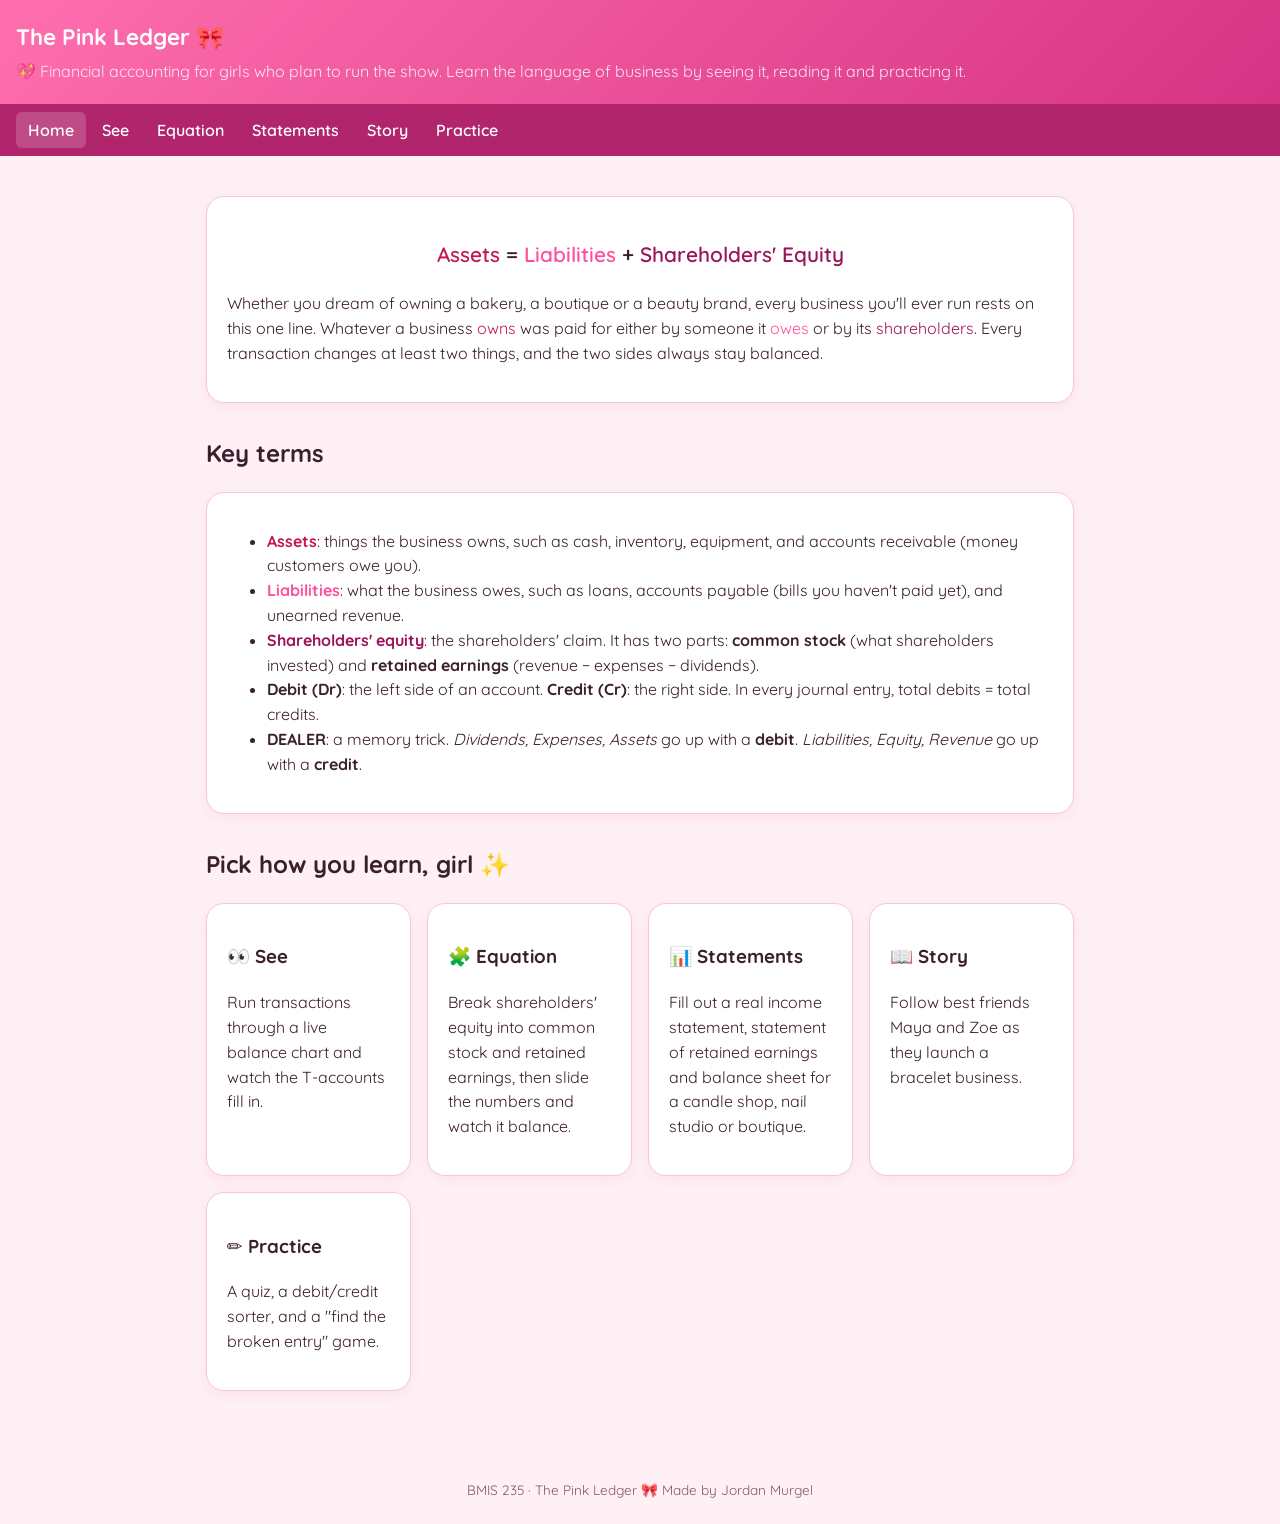
<file: index.html>
<!DOCTYPE html>
<html lang="en">
<head>
  <meta charset="UTF-8">
  <meta name="viewport" content="width=device-width, initial-scale=1">
  <meta name="author" content="Jordan Murgel">
  <title>The Pink Ledger · Home</title>
  <link rel="preconnect" href="https://fonts.googleapis.com">
  <link href="https://fonts.googleapis.com/css2?family=Quicksand:wght@400;600;700&display=swap" rel="stylesheet">
  <link rel="stylesheet" href="style.css">
</head>
<body>
  <header>
    <h1>The Pink Ledger 🎀</h1>
    <p>💖 Financial accounting for girls who plan to run the show. Learn the language of business by seeing it, reading it and practicing it.</p>
  </header>
  <nav>
    <a href="index.html" class="active">Home</a>
    <a href="see.html">See</a>
    <a href="equation.html">Equation</a>
    <a href="statements.html">Statements</a>
    <a href="story.html">Story</a>
    <a href="practice.html">Practice</a>
  </nav>

  <main>
    <div class="card">
      <p class="formula">
        <span class="asset">Assets</span> =
        <span class="liab">Liabilities</span> +
        <span class="equity">Shareholders' Equity</span>
      </p>
      <p>Whether you dream of owning a bakery, a boutique or a beauty brand, every business you'll ever run rests on this one line. Whatever a business <span class="asset">owns</span>
      was paid for either by someone it <span class="liab">owes</span> or by its <span class="equity">shareholders</span>.
      Every transaction changes at least two things, and the two sides always stay balanced.</p>
    </div>

    <h2>Key terms</h2>
    <div class="card">
      <ul>
        <li><strong class="asset">Assets</strong>: things the business owns, such as cash, inventory, equipment, and accounts receivable (money customers owe you).</li>
        <li><strong class="liab">Liabilities</strong>: what the business owes, such as loans, accounts payable (bills you haven't paid yet), and unearned revenue.</li>
        <li><strong class="equity">Shareholders' equity</strong>: the shareholders' claim. It has two parts: <strong>common stock</strong> (what shareholders invested) and <strong>retained earnings</strong> (revenue − expenses − dividends).</li>
        <li><strong>Debit (Dr)</strong>: the left side of an account. <strong>Credit (Cr)</strong>: the right side. In every journal entry, total debits = total credits.</li>
        <li><strong>DEALER</strong>: a memory trick. <em>Dividends, Expenses, Assets</em> go up with a <strong>debit</strong>. <em>Liabilities, Equity, Revenue</em> go up with a <strong>credit</strong>.</li>
      </ul>
    </div>

    <h2>Pick how you learn, girl ✨</h2>
    <div class="grid">
      <a class="card" href="see.html">
        <h3>👀 See</h3>
        <p>Run transactions through a live balance chart and watch the T-accounts fill in.</p>
      </a>
      <a class="card" href="equation.html">
        <h3>🧩 Equation</h3>
        <p>Break shareholders' equity into common stock and retained earnings, then slide the numbers and watch it balance.</p>
      </a>
      <a class="card" href="statements.html">
        <h3>📊 Statements</h3>
        <p>Fill out a real income statement, statement of retained earnings and balance sheet for a candle shop, nail studio or boutique.</p>
      </a>
      <a class="card" href="story.html">
        <h3>📖 Story</h3>
        <p>Follow best friends Maya and Zoe as they launch a bracelet business.</p>
      </a>
      <a class="card" href="practice.html">
        <h3>✏️ Practice</h3>
        <p>A quiz, a debit/credit sorter, and a "find the broken entry" game.</p>
      </a>
    </div>
  </main>

  <footer>BMIS 235 · The Pink Ledger 🎀 Made by Jordan Murgel</footer>
</body>
</html>
</file>
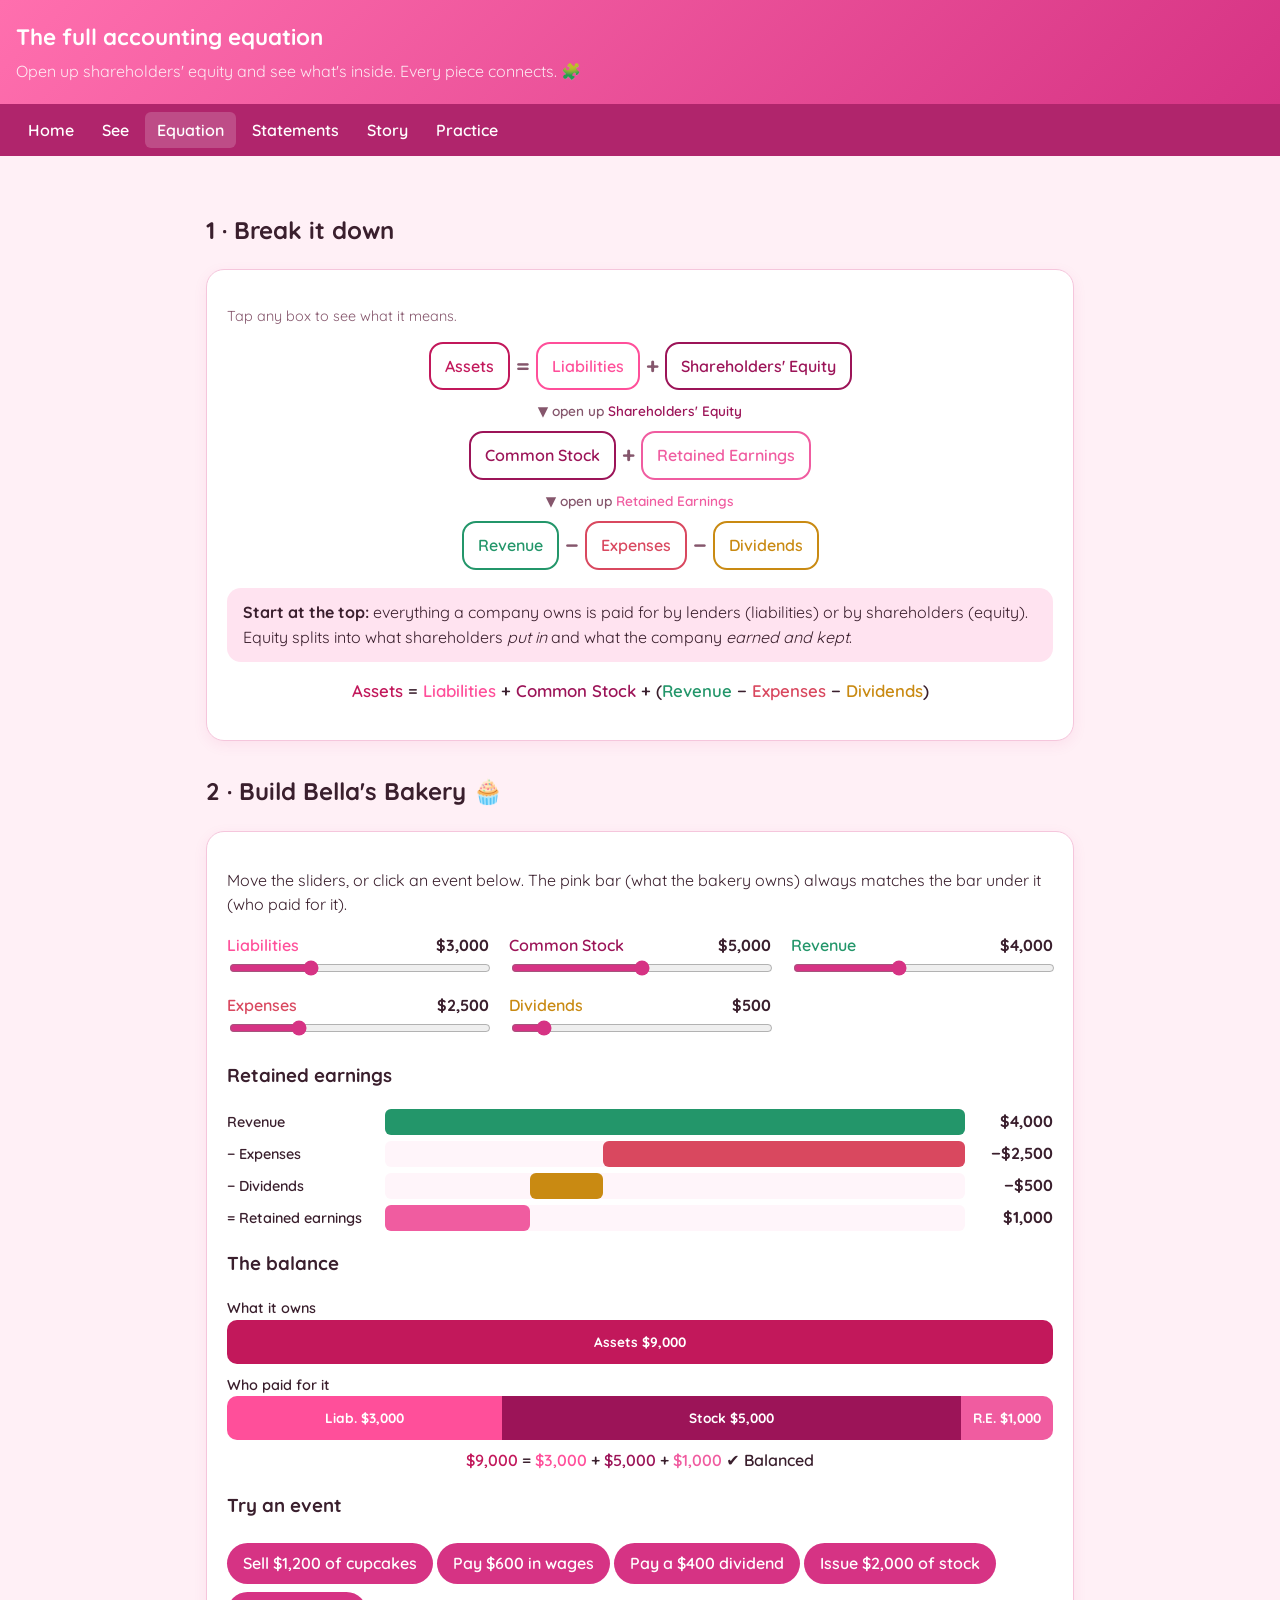
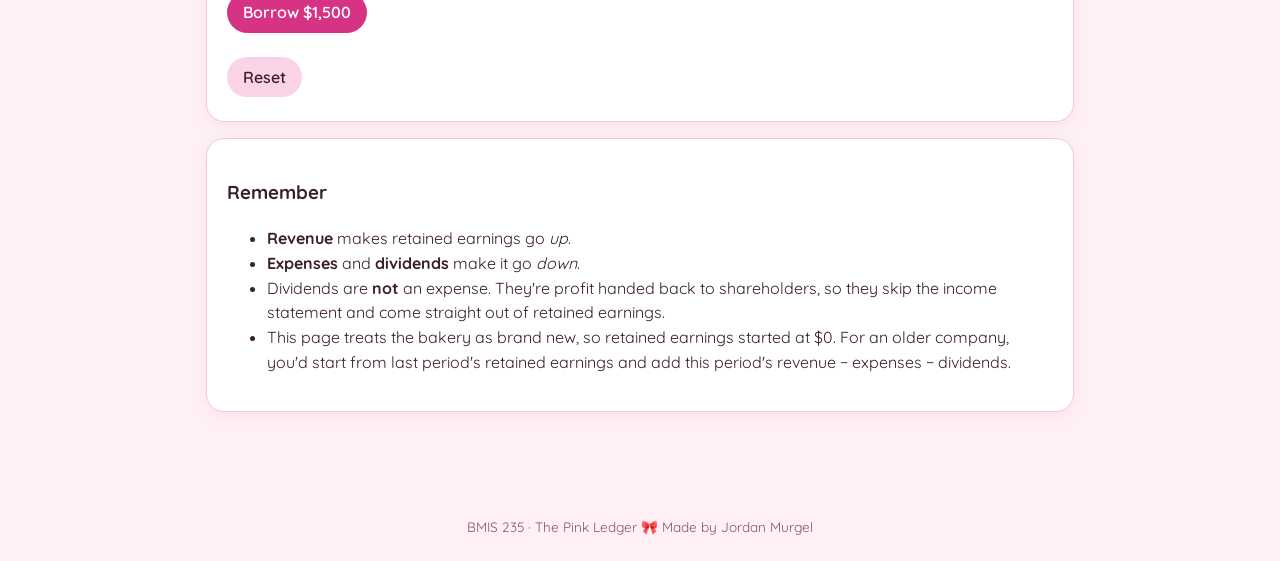
<file: equation.html>
<!DOCTYPE html>
<html lang="en">
<head>
  <meta charset="UTF-8">
  <meta name="viewport" content="width=device-width, initial-scale=1">
  <meta name="author" content="Jordan Murgel">
  <title>The Pink Ledger · Equation</title>
  <link rel="preconnect" href="https://fonts.googleapis.com">
  <link href="https://fonts.googleapis.com/css2?family=Quicksand:wght@400;600;700&display=swap" rel="stylesheet">
  <link rel="stylesheet" href="style.css">
</head>
<body>
  <header>
    <h1>The full accounting equation</h1>
    <p>Open up shareholders' equity and see what's inside. Every piece connects. 🧩</p>
  </header>
  <nav>
    <a href="index.html">Home</a>
    <a href="see.html">See</a>
    <a href="equation.html" class="active">Equation</a>
    <a href="statements.html">Statements</a>
    <a href="story.html">Story</a>
    <a href="practice.html">Practice</a>
  </nav>

  <main>
    <!-- 1. The expanded equation as a tree -->
    <h2>1 · Break it down</h2>
    <div class="card">
      <p class="hint">Tap any box to see what it means.</p>
      <div class="tree">
        <div class="tier">
          <button class="node asset" data-term="assets">Assets</button>
          <span class="op">=</span>
          <button class="node liab" data-term="liab">Liabilities</button>
          <span class="op">+</span>
          <button class="node equity" data-term="equity">Shareholders' Equity</button>
        </div>
        <div class="down">▼ open up <span class="equity">Shareholders' Equity</span></div>
        <div class="tier">
          <button class="node equity" data-term="cs">Common Stock</button>
          <span class="op">+</span>
          <button class="node re" data-term="re">Retained Earnings</button>
        </div>
        <div class="down">▼ open up <span class="re">Retained Earnings</span></div>
        <div class="tier">
          <button class="node rev" data-term="rev">Revenue</button>
          <span class="op">−</span>
          <button class="node exp" data-term="exp">Expenses</button>
          <span class="op">−</span>
          <button class="node div" data-term="div">Dividends</button>
        </div>
      </div>
      <div class="define" id="define">
        <strong>Start at the top:</strong> everything a company owns is paid for by lenders (liabilities) or by shareholders (equity).
        Equity splits into what shareholders <em>put in</em> and what the company <em>earned and kept</em>.
      </div>
      <p class="formula long">
        <span class="asset">Assets</span> =
        <span class="liab">Liabilities</span> +
        <span class="equity">Common Stock</span> +
        (<span class="rev">Revenue</span> − <span class="exp">Expenses</span> − <span class="div">Dividends</span>)
      </p>
    </div>

    <!-- 2. Interactive builder -->
    <h2>2 · Build Bella's Bakery 🧁</h2>
    <div class="card">
      <p>Move the sliders, or click an event below. The pink bar (what the bakery owns) always matches
      the bar under it (who paid for it).</p>

      <div class="sliders">
        <label><span class="liab">Liabilities</span> <output id="oLiab"></output>
          <input type="range" id="liab" min="0" max="10000" step="100" value="3000"></label>
        <label><span class="equity">Common Stock</span> <output id="oCs"></output>
          <input type="range" id="cs" min="0" max="10000" step="100" value="5000"></label>
        <label><span class="rev">Revenue</span> <output id="oRev"></output>
          <input type="range" id="rev" min="0" max="10000" step="100" value="4000"></label>
        <label><span class="exp">Expenses</span> <output id="oExp"></output>
          <input type="range" id="exp" min="0" max="10000" step="100" value="2500"></label>
        <label><span class="div">Dividends</span> <output id="oDiv"></output>
          <input type="range" id="div" min="0" max="5000" step="100" value="500"></label>
      </div>

      <h3>Retained earnings</h3>
      <div class="waterfall" id="waterfall"></div>

      <h3>The balance</h3>
      <div class="bars">
        <div class="barlabel">What it owns</div>
        <div class="hbar"><div class="seg asset" id="segA"></div></div>
        <div class="barlabel">Who paid for it</div>
        <div class="hbar">
          <div class="seg liab" id="segL"></div><div class="seg equity" id="segCS"></div><div class="seg re" id="segRE"></div>
        </div>
      </div>
      <p class="status" id="check"></p>

      <h3>Try an event</h3>
      <div id="events"></div>
      <p class="feedback" id="eventMsg"></p>
      <button class="secondary" id="reset">Reset</button>
    </div>

    <div class="card">
      <h3>Remember</h3>
      <ul>
        <li><strong>Revenue</strong> makes retained earnings go <em>up</em>.</li>
        <li><strong>Expenses</strong> and <strong>dividends</strong> make it go <em>down</em>.</li>
        <li>Dividends are <strong>not</strong> an expense. They're profit handed back to shareholders, so they skip the
          income statement and come straight out of retained earnings.</li>
        <li>This page treats the bakery as brand new, so retained earnings started at $0. For an older company, you'd
          start from last period's retained earnings and add this period's revenue − expenses − dividends.</li>
      </ul>
    </div>
  </main>

  <footer>BMIS 235 · The Pink Ledger 🎀 Made by Jordan Murgel</footer>

  <script>
    /* ---------- 1. Definitions for the tree ---------- */
    const terms = {
      assets: "<strong>Assets</strong>: everything the company owns. Cash, inventory, equipment, and money customers owe it.",
      liab:   "<strong>Liabilities</strong>: everything the company owes to outsiders. Loans, unpaid bills, and work customers prepaid for.",
      equity: "<strong>Shareholders' equity</strong>: the shareholders' claim on the company. It's what's left if you sold every asset and paid off every liability.",
      cs:     "<strong>Common stock</strong>: money shareholders invested by buying shares. It's what shareholders <em>put in</em>.",
      re:     "<strong>Retained earnings</strong>: all the profit the company has earned and kept instead of paying out. It's what the business <em>earned and kept</em>.",
      rev:    "<strong>Revenue</strong>: money earned by selling goods or services. It raises retained earnings.",
      exp:    "<strong>Expenses</strong>: costs of running the business, like wages, rent and supplies used. They lower retained earnings.",
      div:    "<strong>Dividends</strong>: profits paid out to shareholders. They lower retained earnings, but they are <em>not</em> an expense."
    };
    document.querySelectorAll(".node").forEach(btn => {
      btn.onclick = () => {
        document.querySelectorAll(".node").forEach(b => b.classList.remove("picked"));
        btn.classList.add("picked");
        document.getElementById("define").innerHTML = terms[btn.dataset.term];
      };
    });

    /* ---------- 2. Interactive builder ---------- */
    const ids = ["liab", "cs", "rev", "exp", "div"];
    const start = { liab: 3000, cs: 5000, rev: 4000, exp: 2500, div: 500 };
    const el = id => document.getElementById(id);
    const money = n => (n < 0 ? "−$" : "$") + Math.abs(n).toLocaleString();
    const val = id => Number(el(id).value);

    function render() {
      const v = {};
      ids.forEach(id => v[id] = val(id));
      const re = v.rev - v.exp - v.div;
      const equity = v.cs + re;
      const assets = v.liab + equity;

      el("oLiab").textContent = money(v.liab);
      el("oCs").textContent = money(v.cs);
      el("oRev").textContent = money(v.rev);
      el("oExp").textContent = money(v.exp);
      el("oDiv").textContent = money(v.div);

      // Waterfall: revenue climbs up, expenses and dividends step down, retained earnings is what's left.
      const steps = [
        { label: "Revenue",  cls: "rev", from: 0, to: v.rev },
        { label: "− Expenses", cls: "exp", from: v.rev, to: v.rev - v.exp },
        { label: "− Dividends", cls: "div", from: v.rev - v.exp, to: re },
        { label: "= Retained earnings", cls: "re", from: 0, to: re }
      ];
      const top = Math.max(v.rev, 1), bottom = Math.min(0, v.rev - v.exp, re);
      const range = top - bottom;
      el("waterfall").innerHTML = steps.map(s => {
        const lo = Math.min(s.from, s.to), hi = Math.max(s.from, s.to);
        const left = (lo - bottom) / range * 100, width = Math.max((hi - lo) / range * 100, 0.5);
        const amount = s.cls === "rev" || s.cls === "re" ? s.to : s.to - s.from;
        return `<div class="wrow"><span class="wlabel">${s.label}</span>
          <div class="wtrack"><div class="wbar ${s.cls}" style="left:${left}%;width:${width}%"></div></div>
          <span class="wamt">${money(amount)}</span></div>`;
      }).join("");

      // Balance bars, both scaled to the same maximum so their lengths can be compared.
      const scale = Math.max(assets, v.liab + v.cs, 1);
      const pct = n => Math.max(n, 0) / scale * 100 + "%";
      el("segA").style.width = pct(assets);
      el("segA").textContent = assets > 0 ? "Assets " + money(assets) : "";
      // When retained earnings is negative (a deficit), it shrinks equity, so the stack is drawn net of it.
      const csShown = re < 0 ? v.cs + re : v.cs;
      el("segL").style.width = pct(v.liab);
      el("segL").textContent = v.liab > 0 ? "Liab. " + money(v.liab) : "";
      el("segCS").style.width = pct(csShown);
      el("segCS").textContent = csShown > 0 ? "Stock " + money(v.cs) : "";
      el("segRE").style.width = pct(re);
      el("segRE").textContent = re > 0 ? "R.E. " + money(re) : "";

      el("check").innerHTML =
        `<span class="asset">${money(assets)}</span> = <span class="liab">${money(v.liab)}</span> + ` +
        `<span class="equity">${money(v.cs)}</span> + <span class="re">${money(re)}</span> ✔ Balanced` +
        (re < 0 ? `<br><span class="hint">Retained earnings is negative. That's called a <strong>deficit</strong>, and it shrinks equity.</span>` : "");
    }

    // Events change sliders the same way a real transaction changes the accounts.
    const events = [
      { label: "Sell $1,200 of cupcakes", change: { rev: 1200 },
        msg: "Revenue ↑ → retained earnings ↑. Cash comes in, so assets ↑ by the same $1,200." },
      { label: "Pay $600 in wages", change: { exp: 600 },
        msg: "Expenses ↑ → retained earnings ↓. Cash goes out, so assets ↓ $600." },
      { label: "Pay a $400 dividend", change: { div: 400 },
        msg: "Dividends ↑ → retained earnings ↓. Not an expense, but cash still leaves, so assets ↓ $400." },
      { label: "Issue $2,000 of stock", change: { cs: 2000 },
        msg: "New shareholders invest. Common stock ↑ and cash ↑. Retained earnings doesn't change." },
      { label: "Borrow $1,500", change: { liab: 1500 },
        msg: "Liabilities ↑ and cash ↑. Equity doesn't change, because borrowing isn't earning." }
    ];
    events.forEach(e => {
      const b = document.createElement("button");
      b.textContent = e.label;
      b.onclick = () => {
        for (const id in e.change) {
          const s = el(id);
          s.value = Math.min(Number(s.max), val(id) + e.change[id]);
        }
        el("eventMsg").textContent = e.msg;
        render();
      };
      el("events").appendChild(b);
    });

    ids.forEach(id => el(id).oninput = () => { el("eventMsg").textContent = ""; render(); });
    el("reset").onclick = () => {
      ids.forEach(id => el(id).value = start[id]);
      el("eventMsg").textContent = "";
      render();
    };
    render();
  </script>
</body>
</html>
</file>
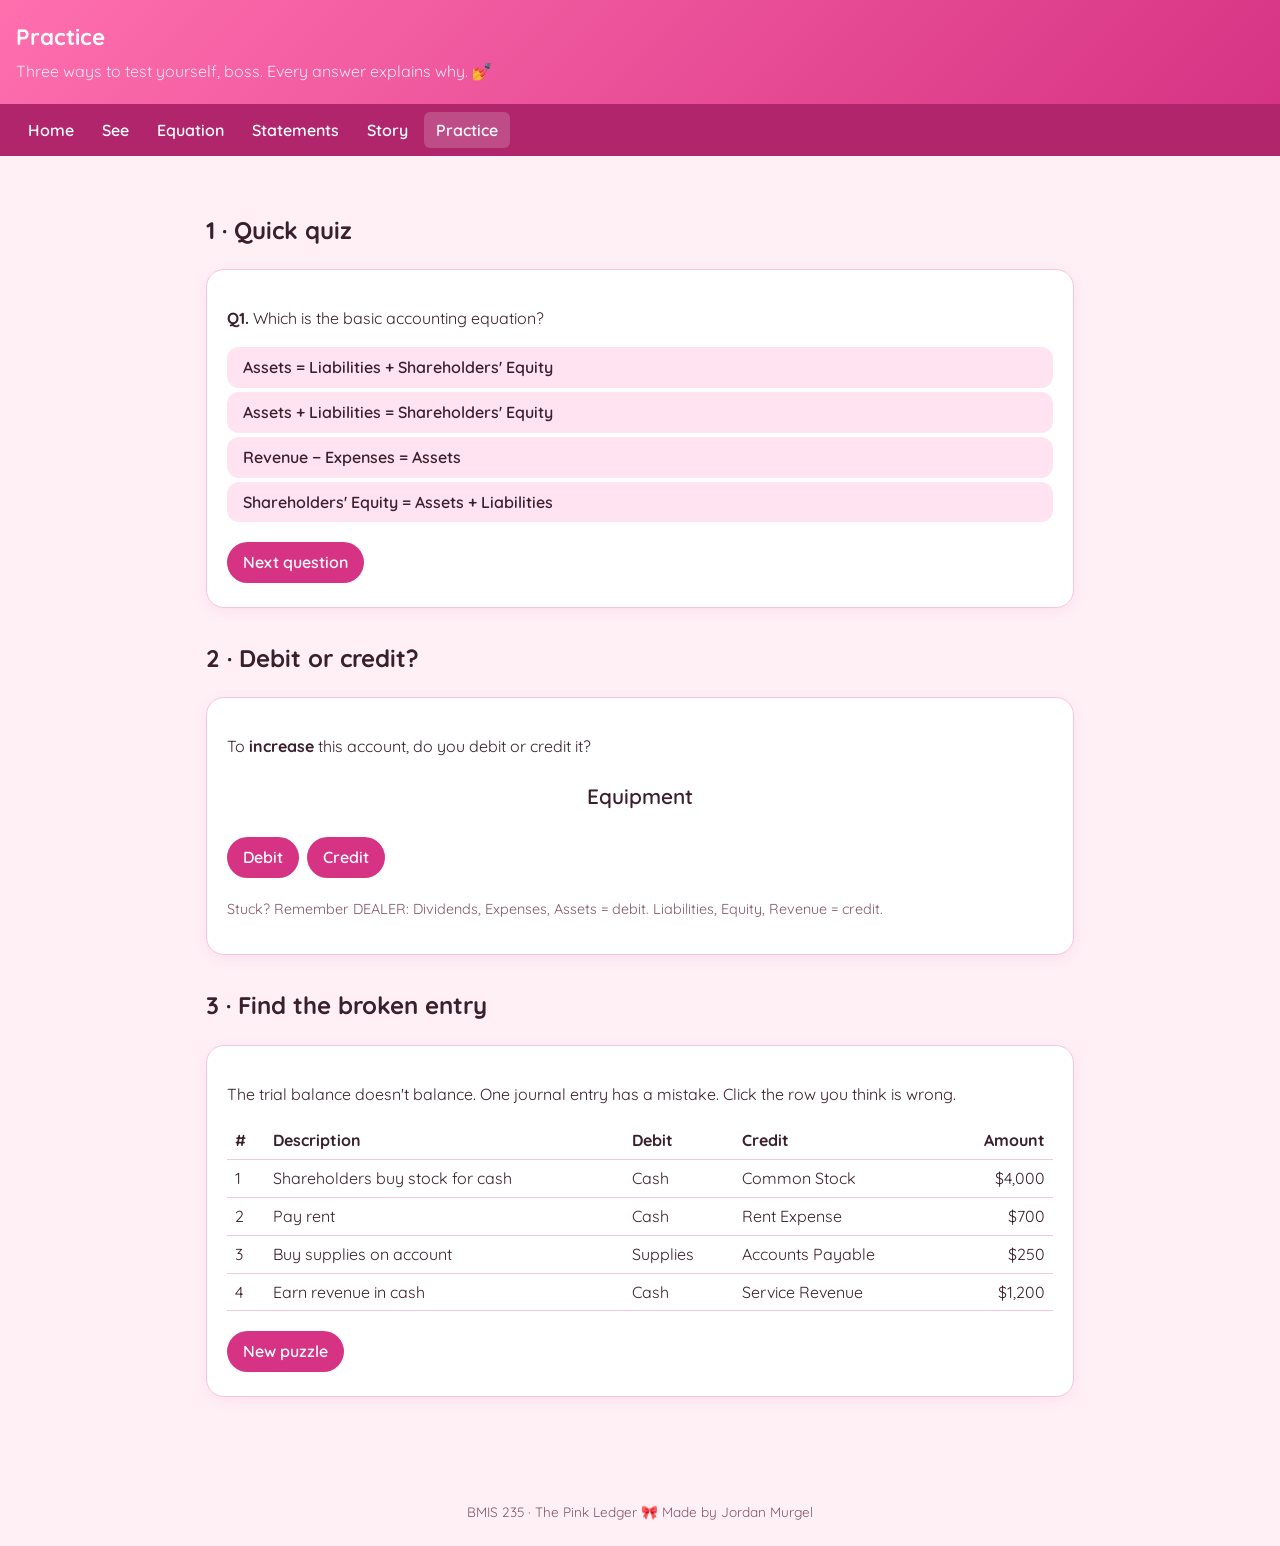
<file: practice.html>
<!DOCTYPE html>
<html lang="en">
<head>
  <meta charset="UTF-8">
  <meta name="viewport" content="width=device-width, initial-scale=1">
  <meta name="author" content="Jordan Murgel">
  <title>The Pink Ledger · Practice</title>
  <link rel="preconnect" href="https://fonts.googleapis.com">
  <link href="https://fonts.googleapis.com/css2?family=Quicksand:wght@400;600;700&display=swap" rel="stylesheet">
  <link rel="stylesheet" href="style.css">
</head>
<body>
  <header>
    <h1>Practice</h1>
    <p>Three ways to test yourself, boss. Every answer explains why. 💅</p>
  </header>
  <nav>
    <a href="index.html">Home</a>
    <a href="see.html">See</a>
    <a href="equation.html">Equation</a>
    <a href="statements.html">Statements</a>
    <a href="story.html">Story</a>
    <a href="practice.html" class="active">Practice</a>
  </nav>

  <main>
    <!-- 1. Multiple-choice quiz -->
    <h2>1 · Quick quiz</h2>
    <div class="card">
      <span class="score" id="quizScore"></span>
      <p id="quizQ"></p>
      <div class="choices" id="quizChoices"></div>
      <p class="feedback" id="quizFeedback"></p>
      <button id="quizNext">Next question</button>
    </div>

    <!-- 2. Debit or credit sorter -->
    <h2>2 · Debit or credit?</h2>
    <div class="card">
      <span class="score" id="sortScore"></span>
      <p>To <strong>increase</strong> this account, do you debit or credit it?</p>
      <p class="formula" id="sortAccount"></p>
      <button id="btnDebit">Debit</button>
      <button id="btnCredit">Credit</button>
      <p class="feedback" id="sortFeedback"></p>
      <p class="hint">Stuck? Remember DEALER: Dividends, Expenses, Assets = debit. Liabilities, Equity, Revenue = credit.</p>
    </div>

    <!-- 3. Find the broken entry -->
    <h2>3 · Find the broken entry</h2>
    <div class="card">
      <p>The trial balance doesn't balance. One journal entry has a mistake. Click the row you think is wrong.</p>
      <table>
        <thead><tr><th>#</th><th>Description</th><th>Debit</th><th>Credit</th><th class="num">Amount</th></tr></thead>
        <tbody id="bugRows"></tbody>
      </table>
      <p class="feedback" id="bugFeedback"></p>
      <button id="bugNext">New puzzle</button>
    </div>
  </main>

  <footer>BMIS 235 · The Pink Ledger 🎀 Made by Jordan Murgel</footer>

  <script>
    /* ---------- 1. Quiz ---------- */
    const quiz = [
      { q: "Which is the basic accounting equation?",
        a: ["Assets = Liabilities + Shareholders' Equity", "Assets + Liabilities = Shareholders' Equity", "Revenue − Expenses = Assets", "Shareholders' Equity = Assets + Liabilities"],
        correct: 0, why: "What you own (assets) was funded by creditors (liabilities) or shareholders (shareholders' equity)." },
      { q: "Your boutique buys $500 of shopping bags and tissue paper with cash. What happens to total assets?",
        a: ["Increase $500", "Decrease $500", "No change", "Increase $1,000"],
        correct: 2, why: "Supplies go up $500 and cash goes down $500. It's an asset swap, so the total is unchanged." },
      { q: "Which of these is a liability?",
        a: ["Accounts Receivable", "Accounts Payable", "Inventory", "Revenue"],
        correct: 1, why: "Payable = you owe it. Receivable = someone owes you, which makes it an asset." },
      { q: "Revenue increases which part of the equation?",
        a: ["Liabilities", "Equity", "Neither", "Only assets"],
        correct: 1, why: "Revenue builds up retained earnings, which is part of equity." },
      { q: "Which financial statement shows assets, liabilities and equity at one point in time?",
        a: ["Income statement", "Balance sheet", "Statement of cash flows", "Trial balance"],
        correct: 1, why: "The balance sheet is a snapshot on a single date. The income statement covers a period of time." },
      { q: "Net income equals…",
        a: ["Assets − Liabilities", "Revenue − Expenses", "Cash in − Cash out", "Revenue + Equity"],
        correct: 1, why: "Net income is revenue minus expenses for the period." },
      { q: "A client pays your nail studio $200 in advance for a bridal party next month. You record…",
        a: ["Revenue", "Unearned revenue (a liability)", "Accounts receivable", "An expense"],
        correct: 1, why: "You haven't earned it yet. You owe the work, so it's a liability until you do it." },
      { q: "In every journal entry, total debits must…",
        a: ["Be larger than credits", "Equal total credits", "Equal zero", "Equal total assets"],
        correct: 1, why: "Double-entry bookkeeping: debits = credits, always." }
    ];
    let qi = 0, qScore = 0, qDone = 0, answered = false;

    function showQuestion() {
      const item = quiz[qi];
      answered = false;
      document.getElementById("quizQ").innerHTML = `<strong>Q${qi + 1}.</strong> ${item.q}`;
      document.getElementById("quizFeedback").textContent = "";
      const box = document.getElementById("quizChoices");
      box.innerHTML = "";
      item.a.forEach((text, i) => {
        const b = document.createElement("button");
        b.textContent = text;
        b.onclick = () => {
          if (answered) return;
          answered = true; qDone++;
          const right = i === item.correct;
          if (right) qScore++;
          b.className = right ? "right" : "wrong";
          box.children[item.correct].className = "right";
          document.getElementById("quizFeedback").textContent = (right ? "Yes, queen! 👑 " : "So close! ") + item.why;
          document.getElementById("quizScore").textContent = `Score: ${qScore}/${qDone}`;
        };
        box.appendChild(b);
      });
    }
    document.getElementById("quizNext").onclick = () => { qi = (qi + 1) % quiz.length; showQuestion(); };
    showQuestion();

    /* ---------- 2. Debit / credit sorter ---------- */
    const sortItems = [
      ["Cash", "debit", "Cash is an asset. Assets increase with a debit."],
      ["Accounts Payable", "credit", "A liability. Liabilities increase with a credit."],
      ["Rent Expense", "debit", "Expenses increase with a debit."],
      ["Service Revenue", "credit", "Revenue increases with a credit."],
      ["Equipment", "debit", "An asset, so a debit increases it."],
      ["Common Stock", "credit", "Common stock is part of shareholders' equity, and equity increases with a credit."],
      ["Notes Payable", "credit", "A liability, so a credit increases it."],
      ["Dividends", "debit", "Dividends (profits paid to shareholders) increase with a debit. They're the D in DEALER."],
      ["Accounts Receivable", "debit", "An asset: money customers owe you."],
      ["Unearned Revenue", "credit", "A liability. You owe the customer the work."],
      ["Salaries Expense", "debit", "Expenses increase with a debit."],
      ["Inventory", "debit", "An asset, so a debit increases it."]
    ];
    let current, sScore = 0, sDone = 0, sAnswered = false;
    function nextSort() {
      current = sortItems[Math.floor(Math.random() * sortItems.length)];
      sAnswered = false;
      document.getElementById("sortAccount").textContent = current[0];
      document.getElementById("sortFeedback").textContent = "";
    }
    function answerSort(choice) {
      if (sAnswered) { nextSort(); return; }
      sAnswered = true; sDone++;
      const right = choice === current[1];
      if (right) sScore++;
      const fb = document.getElementById("sortFeedback");
      fb.style.color = right ? "var(--good)" : "var(--bad)";
      fb.textContent = (right ? "✔ " : "✘ ") + current[2] + " Click either button for the next one.";
      document.getElementById("sortScore").textContent = `Score: ${sScore}/${sDone}`;
    }
    document.getElementById("btnDebit").onclick = () => answerSort("debit");
    document.getElementById("btnCredit").onclick = () => answerSort("credit");
    nextSort();

    /* ---------- 3. Find the broken entry ---------- */
    // Each puzzle: a list of entries; one has `bug` explaining the mistake.
    const puzzles = [
      [
        { d: "Shareholders buy stock for cash", dr: "Cash", cr: "Common Stock", amt: 4000 },
        { d: "Pay rent", dr: "Cash", cr: "Rent Expense", amt: 700,
          bug: "Debit and credit are swapped. Paying rent should be Dr Rent Expense / Cr Cash." },
        { d: "Buy supplies on account", dr: "Supplies", cr: "Accounts Payable", amt: 250 },
        { d: "Earn revenue in cash", dr: "Cash", cr: "Service Revenue", amt: 1200 }
      ],
      [
        { d: "Borrow from bank", dr: "Cash", cr: "Notes Payable", amt: 5000 },
        { d: "Buy equipment with cash", dr: "Equipment", cr: "Cash", amt: 2200 },
        { d: "Bill a customer", dr: "Service Revenue", cr: "Accounts Receivable", amt: 900,
          bug: "Reversed. Billing a customer is Dr Accounts Receivable / Cr Service Revenue." },
        { d: "Pay salaries", dr: "Salaries Expense", cr: "Cash", amt: 600 }
      ],
      [
        { d: "Collect payment in advance", dr: "Cash", cr: "Service Revenue", amt: 300,
          bug: "The work isn't done yet, so it's not revenue. Credit Unearned Revenue (a liability) instead." },
        { d: "Pay utilities", dr: "Utilities Expense", cr: "Cash", amt: 150 },
        { d: "Pay a supplier you owed", dr: "Accounts Payable", cr: "Cash", amt: 250 },
        { d: "Pay a dividend to shareholders", dr: "Dividends", cr: "Cash", amt: 400 }
      ]
    ];
    let pi = 0, solved = false;
    function showPuzzle() {
      solved = false;
      document.getElementById("bugFeedback").textContent = "";
      const body = document.getElementById("bugRows");
      body.innerHTML = "";
      puzzles[pi].forEach((e, i) => {
        const tr = document.createElement("tr");
        tr.className = "planted";
        tr.innerHTML = `<td>${i + 1}</td><td>${e.d}</td><td>${e.dr}</td><td>${e.cr}</td><td class="num">$${e.amt.toLocaleString()}</td>`;
        tr.onclick = () => {
          if (solved) return;
          const fb = document.getElementById("bugFeedback");
          if (e.bug) {
            solved = true;
            tr.style.background = "#d8f3e3";
            fb.style.color = "var(--good)";
            fb.textContent = "You found it, detective! 🔎 " + e.bug;
          } else {
            tr.style.background = "#fbe0dc";
            fb.style.color = "var(--bad)";
            fb.textContent = `Entry ${i + 1} is correct: Dr ${e.dr} / Cr ${e.cr}. Keep looking.`;
          }
        };
        body.appendChild(tr);
      });
    }
    document.getElementById("bugNext").onclick = () => { pi = (pi + 1) % puzzles.length; showPuzzle(); };
    showPuzzle();
  </script>
</body>
</html>
</file>
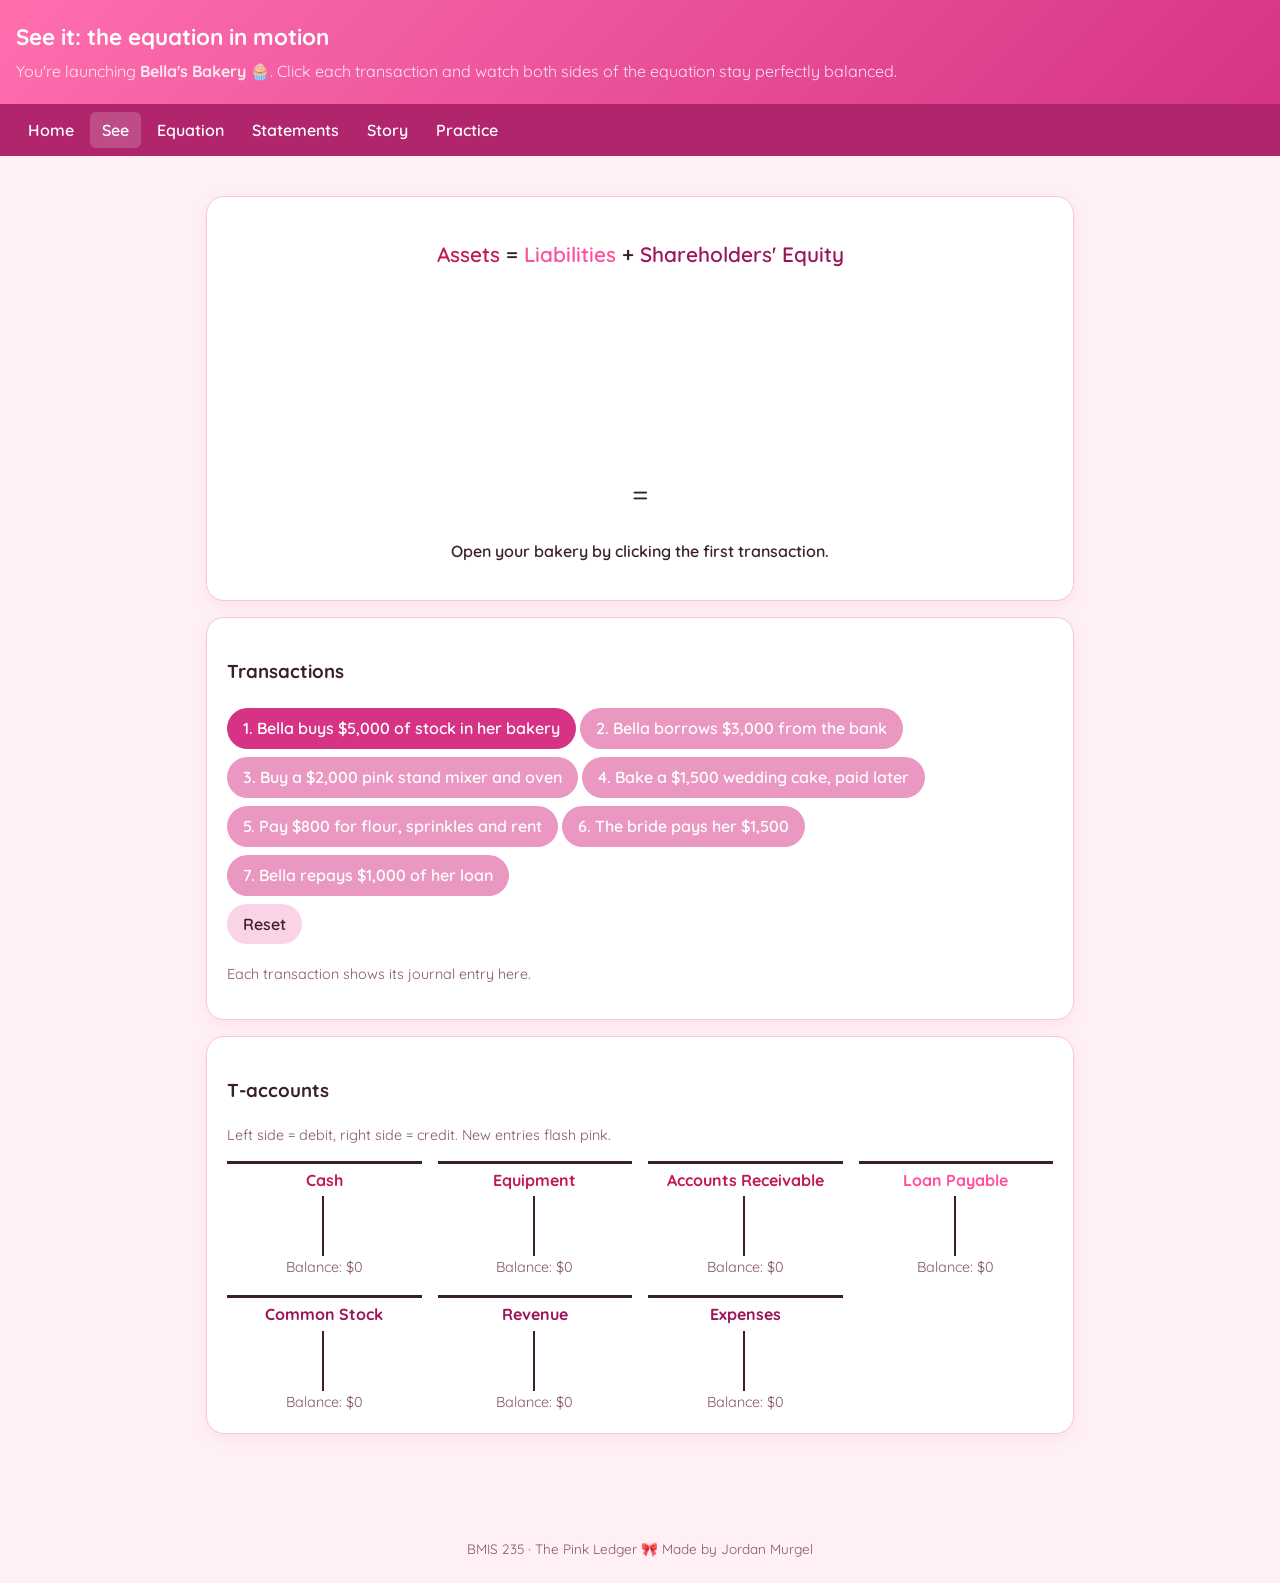
<file: see.html>
<!DOCTYPE html>
<html lang="en">
<head>
  <meta charset="UTF-8">
  <meta name="viewport" content="width=device-width, initial-scale=1">
  <meta name="author" content="Jordan Murgel">
  <title>The Pink Ledger · See</title>
  <link rel="preconnect" href="https://fonts.googleapis.com">
  <link href="https://fonts.googleapis.com/css2?family=Quicksand:wght@400;600;700&display=swap" rel="stylesheet">
  <link rel="stylesheet" href="style.css">
</head>
<body>
  <header>
    <h1>See it: the equation in motion</h1>
    <p>You're launching <strong>Bella's Bakery</strong> 🧁. Click each transaction and watch both sides of the equation stay perfectly balanced.</p>
  </header>
  <nav>
    <a href="index.html">Home</a>
    <a href="see.html" class="active">See</a>
    <a href="equation.html">Equation</a>
    <a href="statements.html">Statements</a>
    <a href="story.html">Story</a>
    <a href="practice.html">Practice</a>
  </nav>

  <main>
    <div class="card">
      <p class="formula">
        <span class="asset">Assets</span> =
        <span class="liab">Liabilities</span> +
        <span class="equity">Shareholders' Equity</span>
      </p>
      <div class="equation">
        <div class="stack" id="leftStack">
          <div class="bar asset" id="barAssets"></div>
        </div>
        <div class="equals">=</div>
        <div class="stack" id="rightStack">
          <div class="bar equity" id="barEquity"></div>
          <div class="bar liab" id="barLiab"></div>
        </div>
      </div>
      <p class="status" id="status">Open your bakery by clicking the first transaction.</p>
    </div>

    <div class="card">
      <h3>Transactions</h3>
      <div id="txButtons"></div>
      <button class="secondary" id="reset">Reset</button>
      <p id="explain" class="hint">Each transaction shows its journal entry here.</p>
    </div>

    <div class="card">
      <h3>T-accounts</h3>
      <p class="hint">Left side = debit, right side = credit. New entries flash pink.</p>
      <div class="taccounts" id="taccounts"></div>
    </div>
  </main>

  <footer>BMIS 235 · The Pink Ledger 🎀 Made by Jordan Murgel</footer>

  <script>
    // Each account: which side of the equation it belongs to.
    // Equity-type accounts (Revenue, Expense) roll into Equity.
    const accounts = {
      "Cash":                { type: "asset" },
      "Equipment":           { type: "asset" },
      "Accounts Receivable": { type: "asset" },
      "Loan Payable":        { type: "liab" },
      "Common Stock":        { type: "equity" },
      "Revenue":             { type: "equity" },
      "Expenses":            { type: "equity" }
    };

    // Each transaction: a debit and a credit for the same amount.
    const transactions = [
      { label: "1. Bella buys $5,000 of stock in her bakery", dr: "Cash", cr: "Common Stock", amt: 5000,
        why: "Cash (an asset) goes up. Common stock (shareholders' equity) goes up by the same amount." },
      { label: "2. Bella borrows $3,000 from the bank", dr: "Cash", cr: "Loan Payable", amt: 3000,
        why: "Cash goes up, and so does what you owe (a liability)." },
      { label: "3. Buy a $2,000 pink stand mixer and oven", dr: "Equipment", cr: "Cash", amt: 2000,
        why: "One asset is swapped for another. Total assets don't change, so the bars stay put." },
      { label: "4. Bake a $1,500 wedding cake, paid later", dr: "Accounts Receivable", cr: "Revenue", amt: 1500,
        why: "The bride now owes you (asset up). Revenue increases equity." },
      { label: "5. Pay $800 for flour, sprinkles and rent", dr: "Expenses", cr: "Cash", amt: 800,
        why: "Cash goes down. Expenses reduce equity, so both sides fall by $800." },
      { label: "6. The bride pays her $1,500", dr: "Cash", cr: "Accounts Receivable", amt: 1500,
        why: "Asset swap: receivable becomes cash. No change to totals." },
      { label: "7. Bella repays $1,000 of her loan", dr: "Loan Payable", cr: "Cash", amt: 1000,
        why: "Cash goes down and the liability goes down. Both sides shrink." }
    ];

    let ledger, nextTx;

    function reset() {
      ledger = {};
      for (const name in accounts) ledger[name] = { dr: [], cr: [] };
      nextTx = 0;
      document.getElementById("explain").textContent = "Each transaction shows its journal entry here.";
      document.getElementById("status").textContent = "Open your bakery by clicking the first transaction.";
      renderButtons();
      render();
    }

    // Balance of an account, as a positive number on its "normal" side.
    function balance(name) {
      const sum = a => a.reduce((s, x) => s + x.amt, 0);
      const d = sum(ledger[name].dr), c = sum(ledger[name].cr);
      // DEALER: Expenses and Assets are normal-debit; the rest are normal-credit.
      return (accounts[name].type === "asset" || name === "Expenses") ? d - c : c - d;
    }

    function totals() {
      let assets = 0, liab = 0, equity = 0;
      for (const name in accounts) {
        const b = balance(name);
        if (accounts[name].type === "asset") assets += b;
        else if (accounts[name].type === "liab") liab += b;
        else if (name === "Expenses") equity -= b;  // expenses reduce equity
        else equity += b;
      }
      return { assets, liab, equity };
    }

    const money = n => "$" + n.toLocaleString();

    function render() {
      const t = totals();
      const max = 10000, px = 220;
      const h = v => Math.max(0, v / max * px) + "px";
      const setBar = (id, v, label) => {
        const el = document.getElementById(id);
        el.style.height = h(v);
        el.textContent = v > 0 ? label + " " + money(v) : "";
      };
      setBar("barAssets", t.assets, "Assets");
      setBar("barLiab", t.liab, "Liab.");
      setBar("barEquity", t.equity, "Equity");

      const box = document.getElementById("taccounts");
      box.innerHTML = "";
      for (const name in accounts) {
        const div = document.createElement("div");
        div.className = "t";
        const lines = side => ledger[name][side]
          .map(x => `<div class="${x.fresh ? "flash" : ""}">${money(x.amt)}</div>`).join("");
        div.innerHTML = `<h4 class="${accounts[name].type}">${name}</h4>
          <div class="cols"><div>${lines("dr")}</div><div>${lines("cr")}</div></div>
          <div class="hint" style="text-align:center">Balance: ${money(balance(name))}</div>`;
        box.appendChild(div);
      }
      for (const name in ledger) ["dr", "cr"].forEach(s => ledger[name][s].forEach(x => x.fresh = false));
    }

    function renderButtons() {
      const box = document.getElementById("txButtons");
      box.innerHTML = "";
      transactions.forEach((tx, i) => {
        const b = document.createElement("button");
        b.textContent = tx.label;
        b.disabled = i !== nextTx;
        b.onclick = () => post(i);
        box.appendChild(b);
      });
    }

    function post(i) {
      const tx = transactions[i];
      ledger[tx.dr].dr.push({ amt: tx.amt, fresh: true });
      ledger[tx.cr].cr.push({ amt: tx.amt, fresh: true });
      nextTx++;
      document.getElementById("explain").innerHTML =
        `<strong>Dr</strong> ${tx.dr} ${money(tx.amt)} &nbsp;/&nbsp; <strong>Cr</strong> ${tx.cr} ${money(tx.amt)}<br>${tx.why}`;
      const t = totals();
      document.getElementById("status").textContent =
        `${money(t.assets)} = ${money(t.liab)} + ${money(t.equity)}  ✔ Balanced`;
      renderButtons();
      render();
    }

    document.getElementById("reset").onclick = reset;
    reset();
  </script>
</body>
</html>
</file>
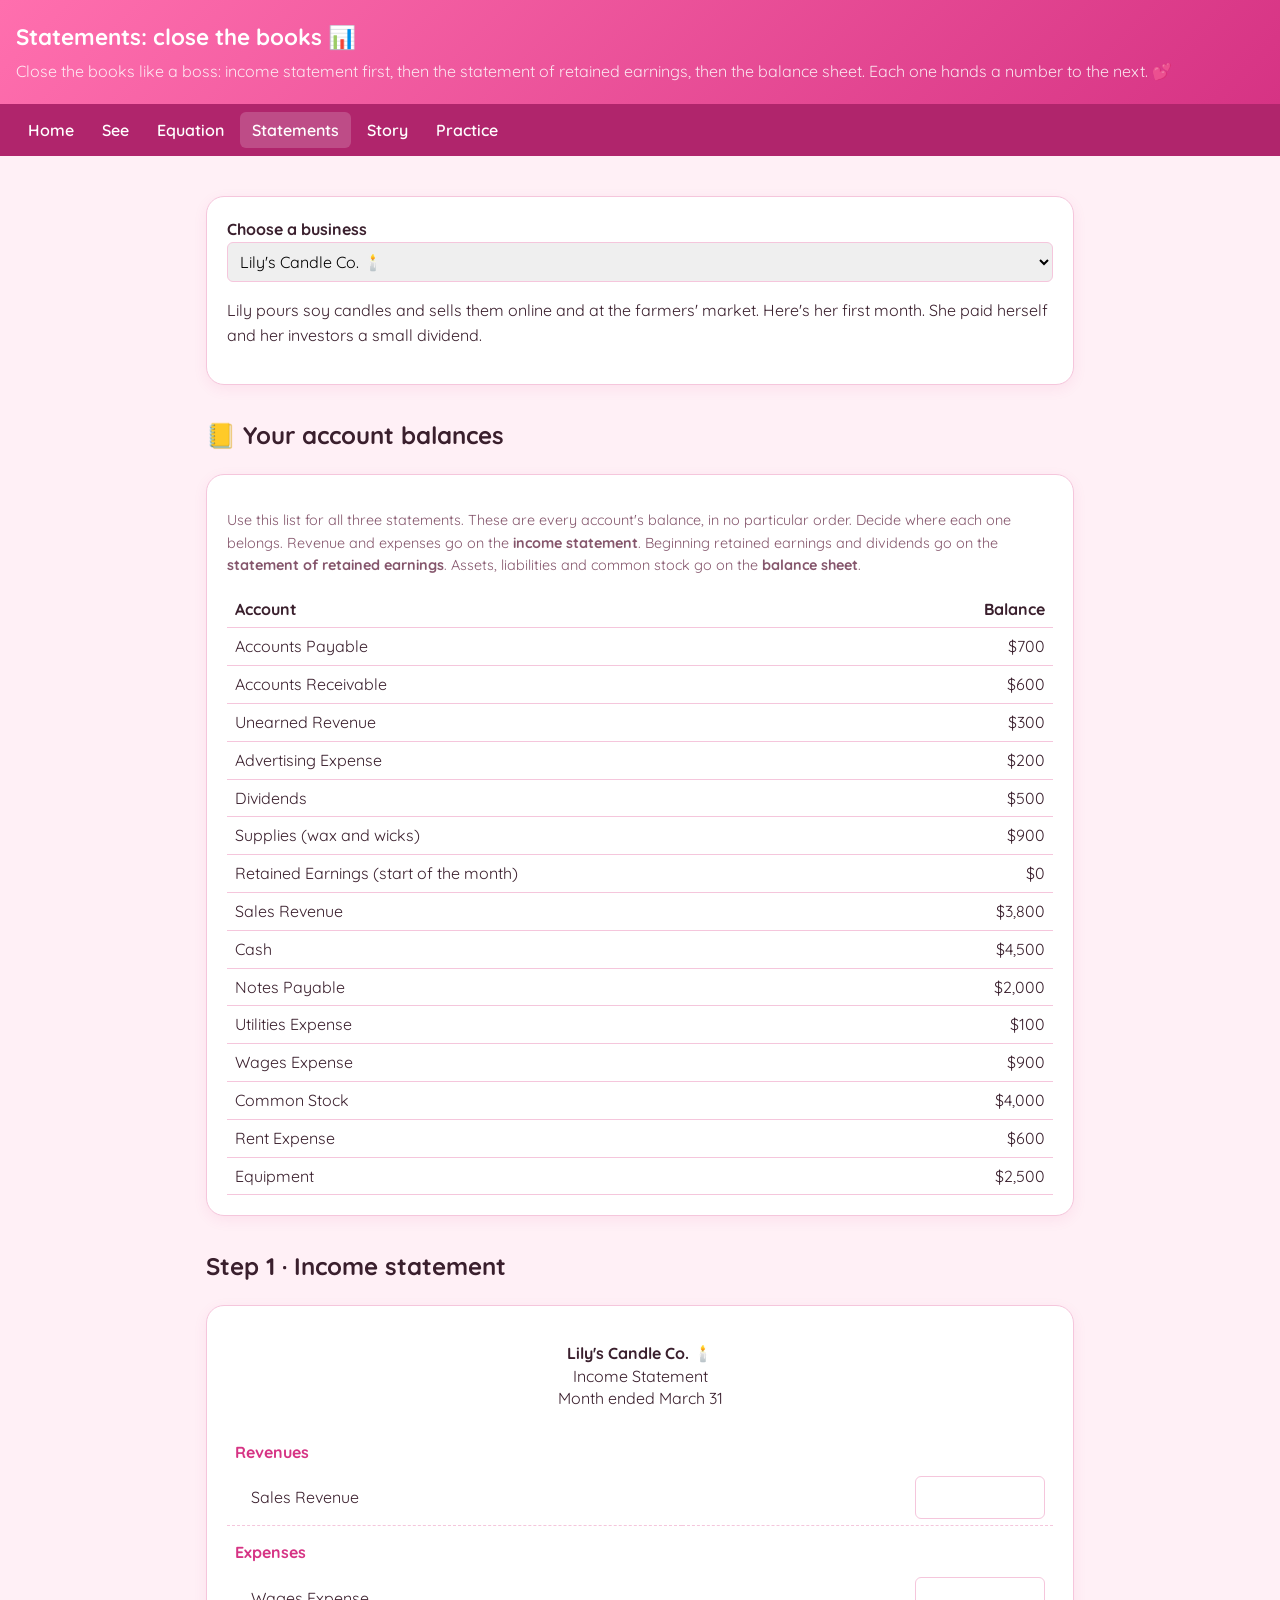
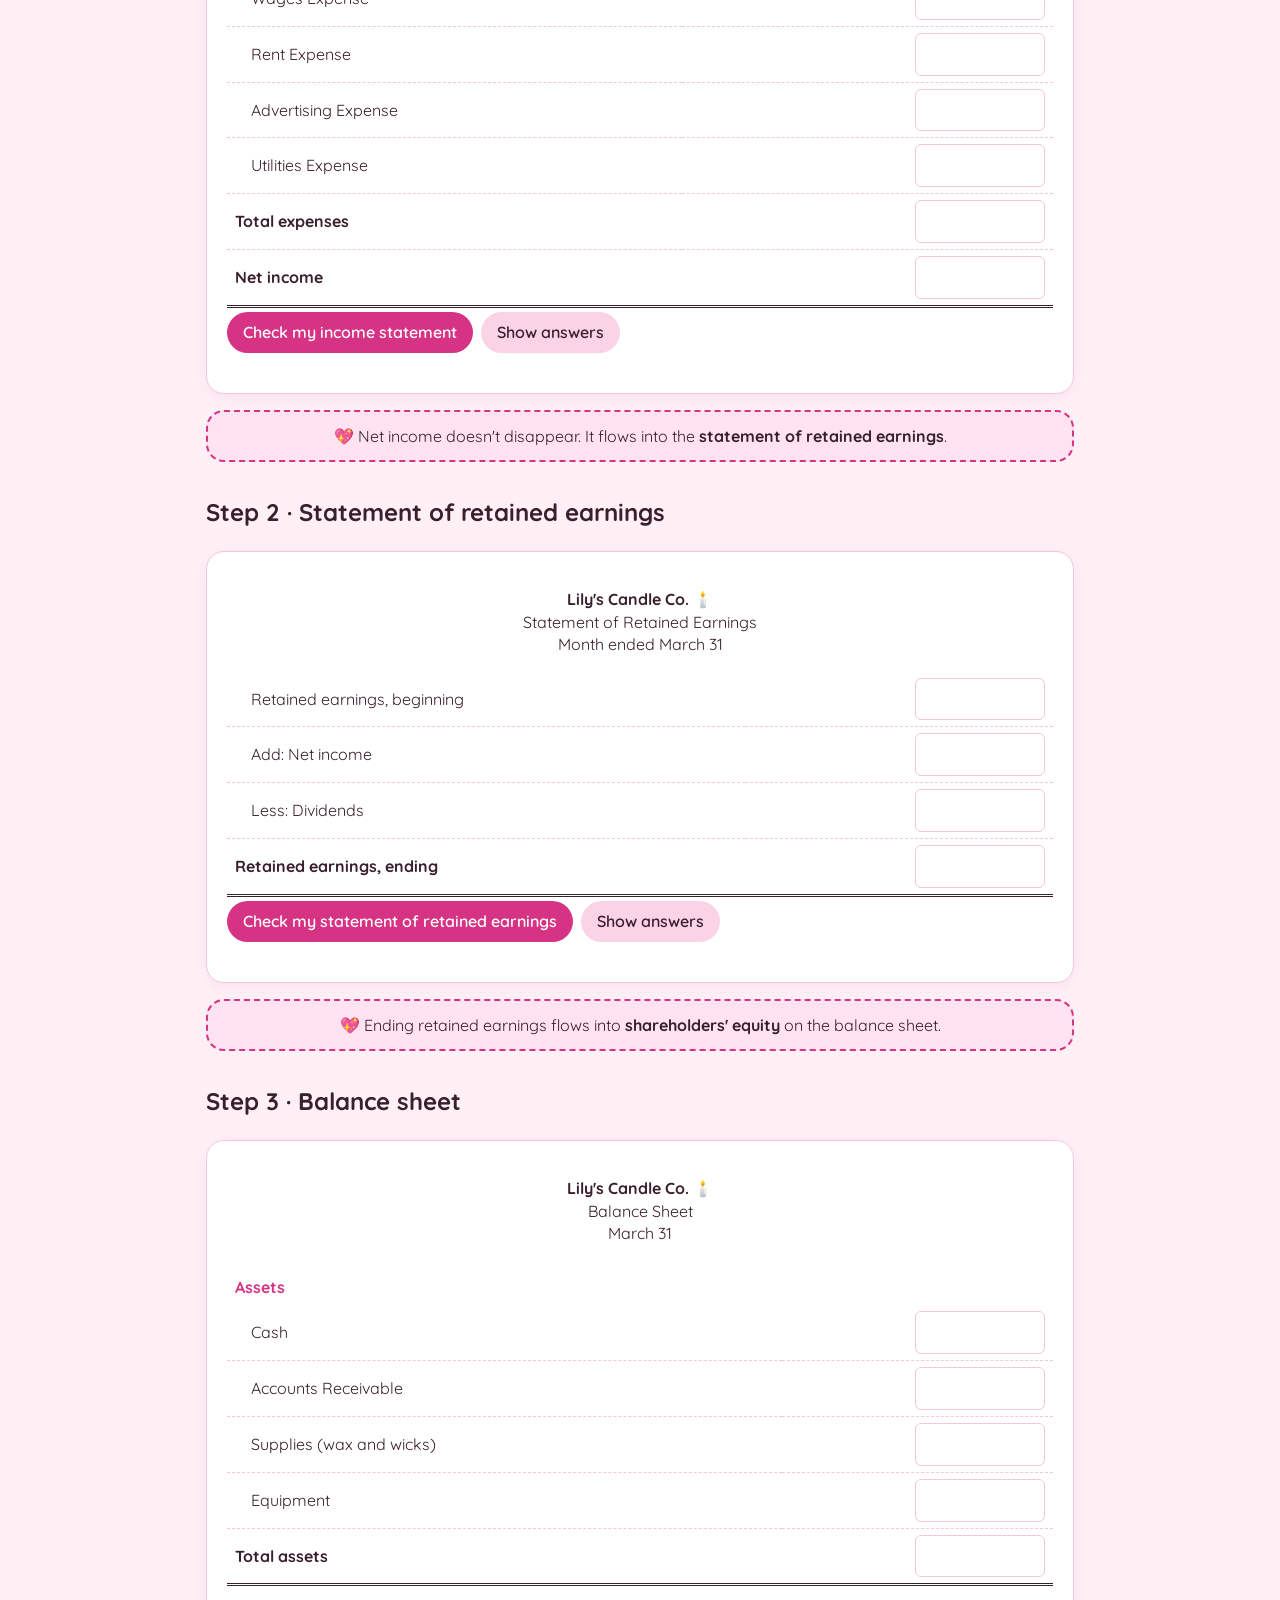
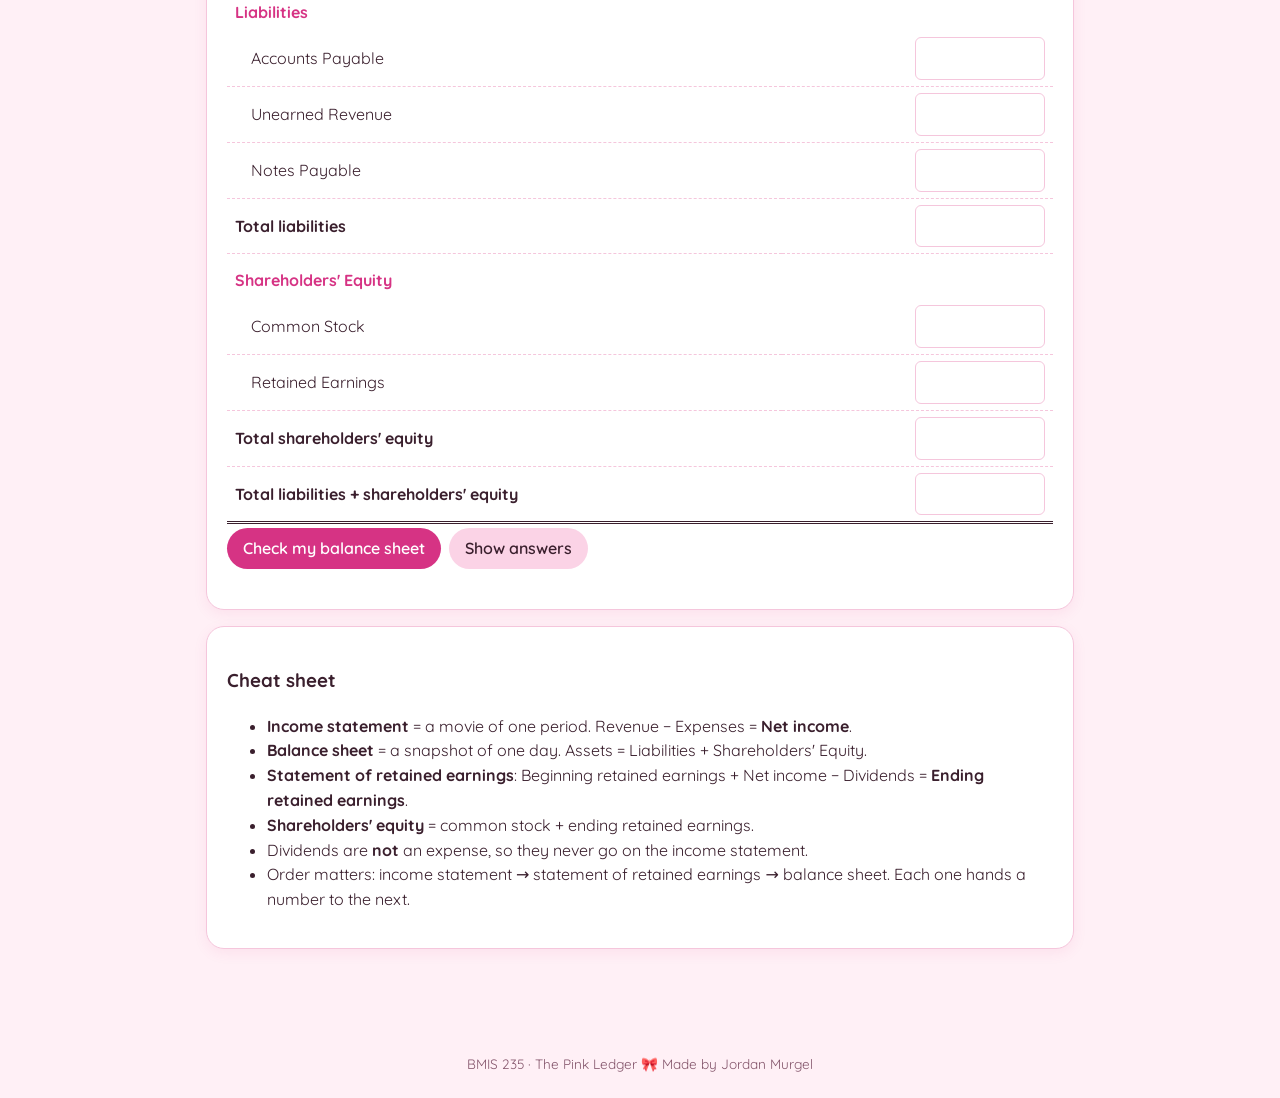
<file: statements.html>
<!DOCTYPE html>
<html lang="en">
<head>
  <meta charset="UTF-8">
  <meta name="viewport" content="width=device-width, initial-scale=1">
  <meta name="author" content="Jordan Murgel">
  <title>The Pink Ledger · Statements</title>
  <link rel="preconnect" href="https://fonts.googleapis.com">
  <link href="https://fonts.googleapis.com/css2?family=Quicksand:wght@400;600;700&display=swap" rel="stylesheet">
  <link rel="stylesheet" href="style.css">
</head>
<body>
  <header>
    <h1>Statements: close the books 📊</h1>
    <p>Close the books like a boss: income statement first, then the statement of retained earnings, then the balance sheet. Each one hands a number to the next. 💕</p>
  </header>
  <nav>
    <a href="index.html">Home</a>
    <a href="see.html">See</a>
    <a href="equation.html">Equation</a>
    <a href="statements.html" class="active">Statements</a>
    <a href="story.html">Story</a>
    <a href="practice.html">Practice</a>
  </nav>

  <main>
    <div class="card">
      <label for="pick"><strong>Choose a business</strong></label>
      <select id="pick"></select>
      <p id="intro"></p>
    </div>

    <!-- Reference: the account balances -->
    <h2>📒 Your account balances</h2>
    <div class="card">
      <p class="hint">Use this list for all three statements. These are every account's balance, in no particular order. Decide where each one belongs.
      Revenue and expenses go on the <strong>income statement</strong>. Beginning retained earnings and dividends go on the
      <strong>statement of retained earnings</strong>. Assets, liabilities and common stock go on the <strong>balance sheet</strong>.</p>
      <table>
        <thead><tr><th>Account</th><th class="num">Balance</th></tr></thead>
        <tbody id="balances"></tbody>
      </table>
    </div>

    <!-- Step 1: income statement -->
    <h2>Step 1 · Income statement</h2>
    <div class="card">
      <p class="stmt-title" id="isTitle"></p>
      <table class="stmt"><tbody id="isBody"></tbody></table>
      <button id="isCheck">Check my income statement</button>
      <button class="secondary" id="isShow">Show answers</button>
      <p class="feedback" id="isFeedback"></p>
    </div>

    <div class="flow">💖 Net income doesn't disappear. It flows into the <strong>statement of retained earnings</strong>.</div>

    <!-- Step 2: statement of retained earnings -->
    <h2>Step 2 · Statement of retained earnings</h2>
    <div class="card">
      <p class="stmt-title" id="reTitle"></p>
      <table class="stmt"><tbody id="reBody"></tbody></table>
      <button id="reCheck">Check my statement of retained earnings</button>
      <button class="secondary" id="reShow">Show answers</button>
      <p class="feedback" id="reFeedback"></p>
    </div>

    <div class="flow">💖 Ending retained earnings flows into <strong>shareholders' equity</strong> on the balance sheet.</div>

    <!-- Step 3: balance sheet -->
    <h2>Step 3 · Balance sheet</h2>
    <div class="card">
      <p class="stmt-title" id="bsTitle"></p>
      <table class="stmt"><tbody id="bsBody"></tbody></table>
      <button id="bsCheck">Check my balance sheet</button>
      <button class="secondary" id="bsShow">Show answers</button>
      <p class="feedback" id="bsFeedback"></p>
    </div>

    <div class="card">
      <h3>Cheat sheet</h3>
      <ul>
        <li><strong>Income statement</strong> = a movie of one period. Revenue − Expenses = <strong>Net income</strong>.</li>
        <li><strong>Balance sheet</strong> = a snapshot of one day. Assets = Liabilities + Shareholders' Equity.</li>
        <li><strong>Statement of retained earnings</strong>: Beginning retained earnings + Net income − Dividends = <strong>Ending retained earnings</strong>.</li>
        <li><strong>Shareholders' equity</strong> = common stock + ending retained earnings.</li>
        <li>Dividends are <strong>not</strong> an expense, so they never go on the income statement.</li>
        <li>Order matters: income statement → statement of retained earnings → balance sheet. Each one hands a number to the next.</li>
      </ul>
    </div>
  </main>

  <footer>BMIS 235 · The Pink Ledger 🎀 Made by Jordan Murgel</footer>

  <script>
    // Each business: its accounts, grouped by where they go on the statements.
    // Totals are calculated from these, so the answers always add up.
    const businesses = [
      {
        name: "Lily's Candle Co. 🕯️",
        owner: "Lily",
        period: "Month ended March 31",
        date: "March 31",
        intro: "Lily pours soy candles and sells them online and at the farmers' market. Here's her first month. She paid herself and her investors a small dividend.",
        revenue:     [["Sales Revenue", 3800]],
        expenses:    [["Wages Expense", 900], ["Rent Expense", 600], ["Advertising Expense", 200], ["Utilities Expense", 100]],
        assets:      [["Cash", 4500], ["Accounts Receivable", 600], ["Supplies (wax and wicks)", 900], ["Equipment", 2500]],
        liabilities: [["Accounts Payable", 700], ["Unearned Revenue", 300], ["Notes Payable", 2000]],
        commonStock: 4000,
        beginningRE: 0,
        dividends: 500
      },
      {
        name: "Sofia's Nail Studio 💅",
        owner: "Sofia",
        period: "Month ended April 30",
        date: "April 30",
        intro: "Sofia's nail studio downtown is in its second year, so it already has some retained earnings. Fill out her statements for April.",
        revenue:     [["Service Revenue", 5200]],
        expenses:    [["Wages Expense", 1800], ["Salon Rent Expense", 1200], ["Supplies Expense", 700], ["Insurance Expense", 100]],
        assets:      [["Cash", 3500], ["Accounts Receivable", 400], ["Supplies (polish and gels)", 500], ["Equipment", 4000]],
        liabilities: [["Accounts Payable", 600], ["Loan Payable", 2500]],
        commonStock: 3500,
        beginningRE: 800,
        dividends: 400
      },
      {
        name: "Ava's Boutique 👗",
        owner: "Ava",
        period: "Month ended May 31",
        date: "May 31",
        intro: "Ava runs a small clothing boutique. This one has two kinds of revenue and an existing retained earnings balance. Watch out!",
        revenue:     [["Sales Revenue", 7400], ["Styling Session Revenue", 600]],
        expenses:    [["Cost of Goods Sold", 3500], ["Wages Expense", 1500], ["Rent Expense", 1100], ["Advertising Expense", 400]],
        assets:      [["Cash", 4800], ["Inventory", 6200], ["Equipment", 1800]],
        liabilities: [["Accounts Payable", 2100], ["Notes Payable", 3000]],
        commonStock: 5700,
        beginningRE: 1200,
        dividends: 700
      }
    ];

    const money = n => "$" + n.toLocaleString();
    const sum = list => list.reduce((s, x) => s + x[1], 0);
    let biz;

    // Build one statement row. type: "line" (an account), "total" (a calculated line), "head" (a section heading)
    function row(type, label, answer, hint) {
      if (type === "head") return `<tr class="head"><td colspan="2">${label}</td></tr>`;
      return `<tr class="${type}"><td>${label}</td>
        <td class="num"><input type="number" inputmode="numeric" data-answer="${answer}" data-hint="${hint || ""}" aria-label="${label}"></td></tr>`;
    }

    function load(i) {
      biz = businesses[i];
      const b = biz;
      const totalRev = sum(b.revenue), totalExp = sum(b.expenses), ni = totalRev - totalExp;
      const endRE = b.beginningRE + ni - b.dividends;
      const totalA = sum(b.assets), totalL = sum(b.liabilities), totalE = b.commonStock + endRE;
      document.getElementById("intro").textContent = b.intro;

      // Reference list: every account, shuffled, with its balance shown
      const all = [...b.revenue, ...b.expenses, ...b.assets, ...b.liabilities, ["Common Stock", b.commonStock],
        ["Retained Earnings (start of the month)", b.beginningRE], ["Dividends", b.dividends]];
      all.sort(() => Math.random() - 0.5);
      document.getElementById("balances").innerHTML =
        all.map(a => `<tr><td>${a[0]}</td><td class="num">${money(a[1])}</td></tr>`).join("");

      // Step 1: income statement
      document.getElementById("isTitle").innerHTML = `<strong>${b.name}</strong><br>Income Statement<br>${b.period}`;
      let is = row("head", "Revenues");
      b.revenue.forEach(r => is += row("line", r[0], r[1], "Find it in the balances above."));
      if (b.revenue.length > 1) is += row("total", "Total revenues", totalRev, "Add up all the revenue lines.");
      is += row("head", "Expenses");
      b.expenses.forEach(e => is += row("line", e[0], e[1], "Find it in the balances above."));
      is += row("total", "Total expenses", totalExp, "Add up all the expense lines.");
      is += row("total grand", "Net income", ni, "Revenues − Expenses.");
      document.getElementById("isBody").innerHTML = is;

      // Step 2: statement of retained earnings
      document.getElementById("reTitle").innerHTML = `<strong>${b.name}</strong><br>Statement of Retained Earnings<br>${b.period}`;
      let re = row("line", "Retained earnings, beginning", b.beginningRE, "Use Retained Earnings (start of the month) from your account balances.");
      re += row("line", "Add: Net income", ni, "Copy net income from your income statement.");
      re += row("line", "Less: Dividends", b.dividends, "Find Dividends in the balances above. Enter it as a positive number.");
      re += row("total grand", "Retained earnings, ending", endRE, "Beginning + Net income − Dividends.");
      document.getElementById("reBody").innerHTML = re;

      // Step 3: balance sheet
      document.getElementById("bsTitle").innerHTML = `<strong>${b.name}</strong><br>Balance Sheet<br>${b.date}`;
      let bs = row("head", "Assets");
      b.assets.forEach(a => bs += row("line", a[0], a[1], "Find it in the balances above."));
      bs += row("total grand", "Total assets", totalA, "Add up all the assets.");
      bs += row("head", "Liabilities");
      b.liabilities.forEach(l => bs += row("line", l[0], l[1], "Find it in the balances above."));
      bs += row("total", "Total liabilities", totalL, "Add up all the liabilities.");
      bs += row("head", "Shareholders' Equity");
      bs += row("line", "Common Stock", b.commonStock, "What shareholders invested. It's in the balances above.");
      bs += row("line", "Retained Earnings", endRE, "Copy ending retained earnings from your statement of retained earnings.");
      bs += row("total", "Total shareholders' equity", totalE, "Common stock + Retained earnings.");
      bs += row("total grand", "Total liabilities + shareholders' equity", totalL + totalE, "Total liabilities + Total shareholders' equity. Should match total assets!");
      document.getElementById("bsBody").innerHTML = bs;

      ["isFeedback", "reFeedback", "bsFeedback"].forEach(id => document.getElementById(id).textContent = "");
    }

    // Mark each input right or wrong and show a hint on the wrong ones.
    function check(bodyId, feedbackId, doneMsg) {
      const inputs = [...document.querySelectorAll(`#${bodyId} input`)];
      let right = 0;
      inputs.forEach(inp => {
        const ok = inp.value !== "" && Number(inp.value) === Number(inp.dataset.answer);
        inp.classList.toggle("ok", ok);
        inp.classList.toggle("no", !ok);
        inp.title = ok ? "" : inp.dataset.hint;
        if (ok) right++;
      });
      const fb = document.getElementById(feedbackId);
      if (right === inputs.length) {
        fb.style.color = "var(--good)";
        fb.textContent = doneMsg;
      } else {
        fb.style.color = "var(--bad)";
        const firstWrong = inputs.find(i => i.classList.contains("no"));
        fb.textContent = `${right} of ${inputs.length} correct. Hint for "${firstWrong.getAttribute("aria-label")}": ${firstWrong.dataset.hint}`;
      }
    }

    function show(bodyId, feedbackId) {
      document.querySelectorAll(`#${bodyId} input`).forEach(inp => {
        inp.value = inp.dataset.answer;
        inp.classList.remove("no");
        inp.classList.add("ok");
      });
      const fb = document.getElementById(feedbackId);
      fb.style.color = "var(--muted)";
      fb.textContent = "Here are the answers. Try another business to practice on your own!";
    }

    document.getElementById("isCheck").onclick = () =>
      check("isBody", "isFeedback", "Yes, queen! 👑 Your income statement is perfect. Now carry that net income down to the statement of retained earnings.");
    document.getElementById("reCheck").onclick = () =>
      check("reBody", "reFeedback", "Yes, queen! 👑 Now carry ending retained earnings down to the balance sheet.");
    document.getElementById("reShow").onclick = () => show("reBody", "reFeedback");
    document.getElementById("bsCheck").onclick = () =>
      check("bsBody", "bsFeedback", `It balances! 💖 Assets = Liabilities + Shareholders' Equity. ${biz.owner} would hire you as her accountant.`);
    document.getElementById("isShow").onclick = () => show("isBody", "isFeedback");
    document.getElementById("bsShow").onclick = () => show("bsBody", "bsFeedback");

    const pick = document.getElementById("pick");
    pick.innerHTML = businesses.map((b, i) => `<option value="${i}">${b.name}</option>`).join("");
    pick.onchange = () => load(pick.value);
    load(0);

    // Sanity check while building: every business must balance.
    businesses.forEach(b => {
      const ni = sum(b.revenue) - sum(b.expenses);
      if (sum(b.assets) !== sum(b.liabilities) + b.commonStock + b.beginningRE + ni - b.dividends) console.error(b.name + " does not balance");
    });
  </script>
</body>
</html>
</file>
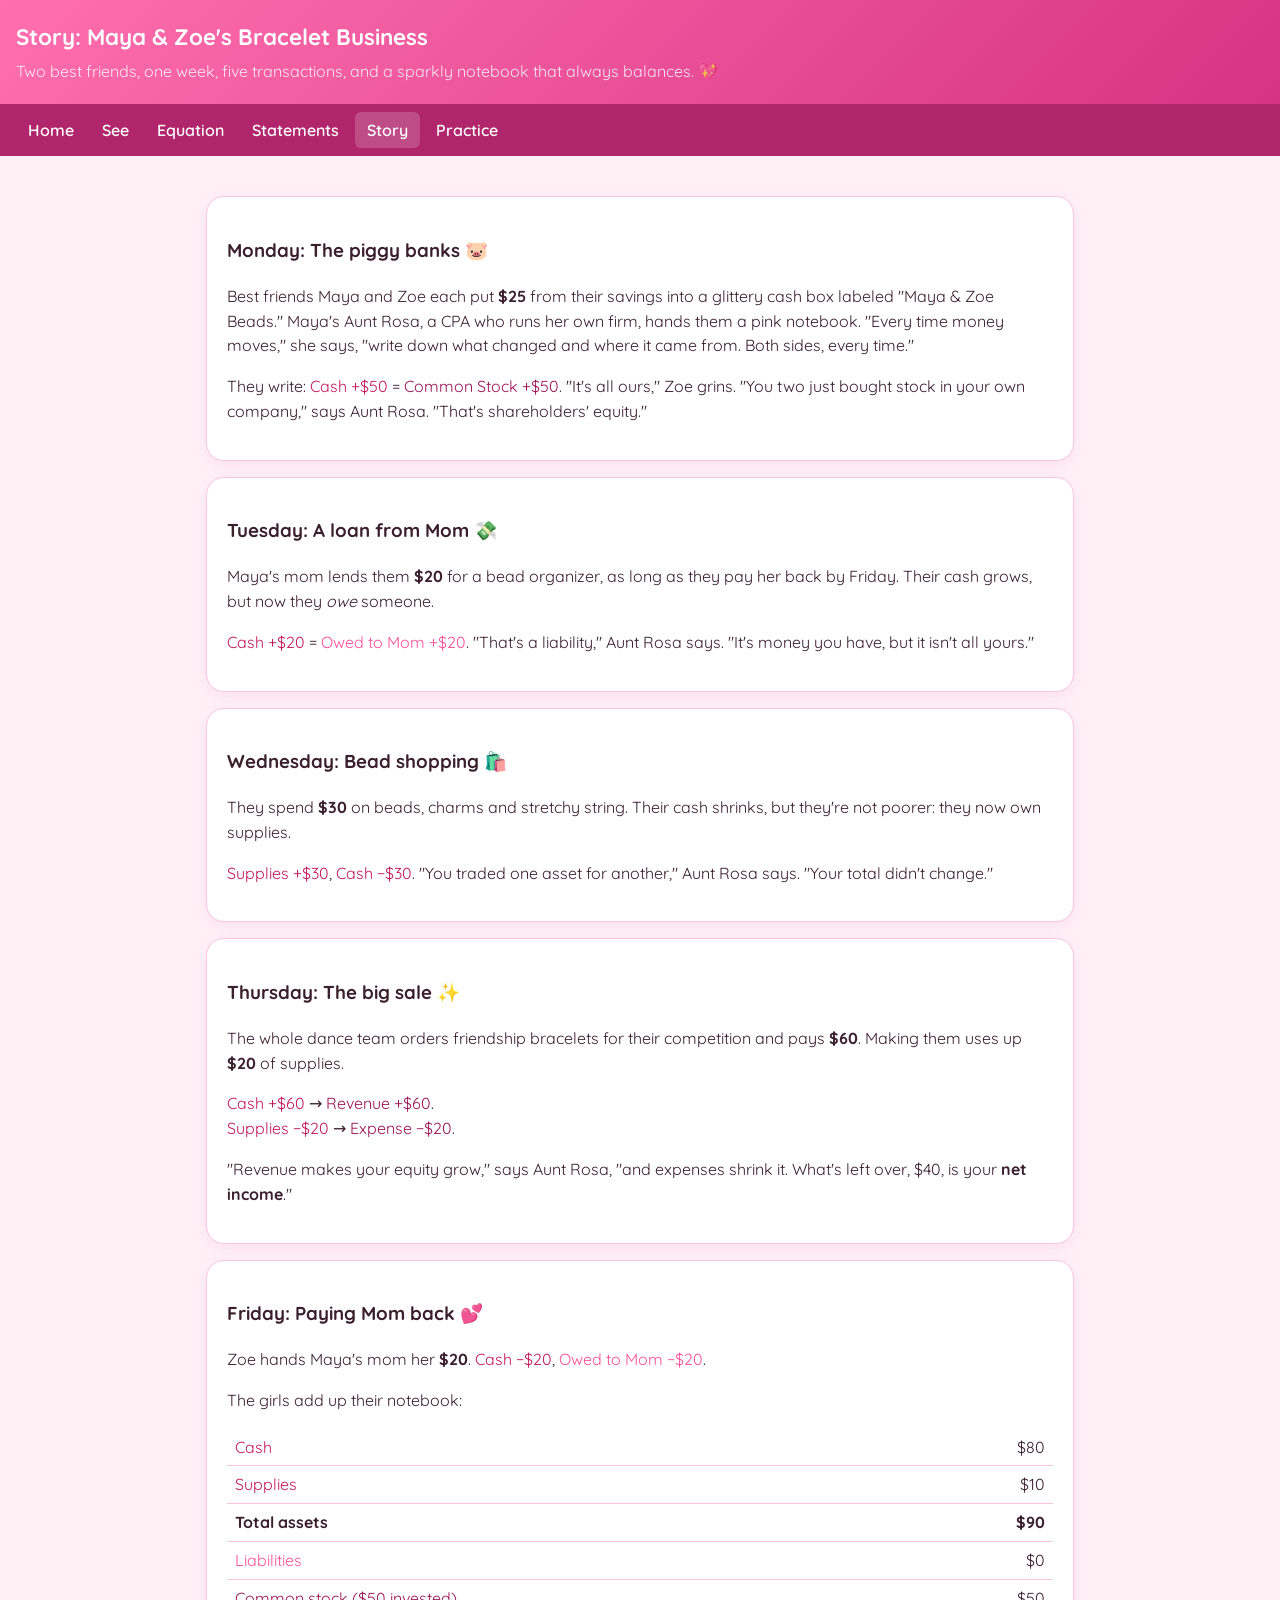
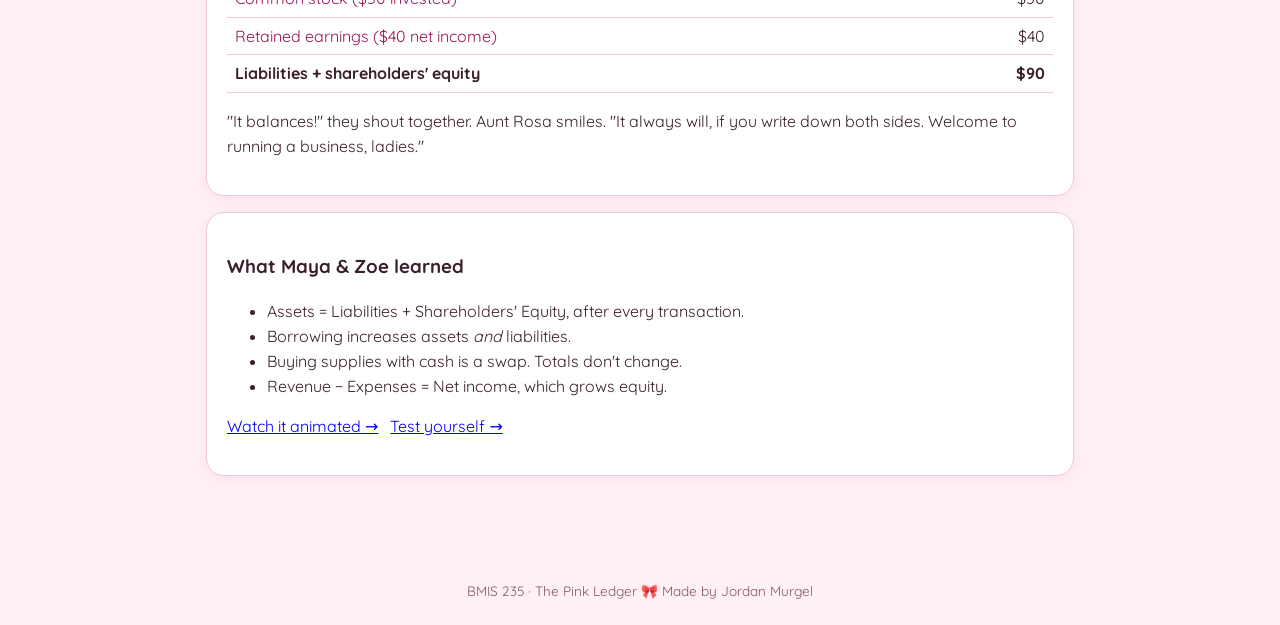
<file: story.html>
<!DOCTYPE html>
<html lang="en">
<head>
  <meta charset="UTF-8">
  <meta name="viewport" content="width=device-width, initial-scale=1">
  <meta name="author" content="Jordan Murgel">
  <title>The Pink Ledger · Story</title>
  <link rel="preconnect" href="https://fonts.googleapis.com">
  <link href="https://fonts.googleapis.com/css2?family=Quicksand:wght@400;600;700&display=swap" rel="stylesheet">
  <link rel="stylesheet" href="style.css">
</head>
<body>
  <header>
    <h1>Story: Maya &amp; Zoe's Bracelet Business</h1>
    <p>Two best friends, one week, five transactions, and a sparkly notebook that always balances. 💖</p>
  </header>
  <nav>
    <a href="index.html">Home</a>
    <a href="see.html">See</a>
    <a href="equation.html">Equation</a>
    <a href="statements.html">Statements</a>
    <a href="story.html" class="active">Story</a>
    <a href="practice.html">Practice</a>
  </nav>

  <main>
    <div class="card">
      <h3>Monday: The piggy banks 🐷</h3>
      <p>Best friends Maya and Zoe each put <strong>$25</strong> from their savings into a glittery cash box labeled
      "Maya &amp; Zoe Beads." Maya's Aunt Rosa, a CPA who runs her own firm, hands them a pink notebook.
      "Every time money moves," she says, "write down what changed and where it came from. Both sides, every time."</p>
      <p>They write: <span class="asset">Cash +$50</span> = <span class="equity">Common Stock +$50</span>.
      "It's all ours," Zoe grins. "You two just bought stock in your own company," says Aunt Rosa. "That's shareholders' equity."</p>
    </div>

    <div class="card">
      <h3>Tuesday: A loan from Mom 💸</h3>
      <p>Maya's mom lends them <strong>$20</strong> for a bead organizer, as long as they pay her back by Friday.
      Their cash grows, but now they <em>owe</em> someone.</p>
      <p><span class="asset">Cash +$20</span> = <span class="liab">Owed to Mom +$20</span>. "That's a liability," Aunt Rosa says.
      "It's money you have, but it isn't all yours."</p>
    </div>

    <div class="card">
      <h3>Wednesday: Bead shopping 🛍️</h3>
      <p>They spend <strong>$30</strong> on beads, charms and stretchy string. Their cash shrinks, but they're not poorer:
      they now own supplies.</p>
      <p><span class="asset">Supplies +$30</span>, <span class="asset">Cash −$30</span>. "You traded one asset for another,"
      Aunt Rosa says. "Your total didn't change."</p>
    </div>

    <div class="card">
      <h3>Thursday: The big sale ✨</h3>
      <p>The whole dance team orders friendship bracelets for their competition and pays <strong>$60</strong>.
      Making them uses up <strong>$20</strong> of supplies.</p>
      <p><span class="asset">Cash +$60</span> → <span class="equity">Revenue +$60</span>.<br>
      <span class="asset">Supplies −$20</span> → <span class="equity">Expense −$20</span>.</p>
      <p>"Revenue makes your equity grow," says Aunt Rosa, "and expenses shrink it. What's left over, $40,
      is your <strong>net income</strong>."</p>
    </div>

    <div class="card">
      <h3>Friday: Paying Mom back 💕</h3>
      <p>Zoe hands Maya's mom her <strong>$20</strong>. <span class="asset">Cash −$20</span>, <span class="liab">Owed to Mom −$20</span>.</p>
      <p>The girls add up their notebook:</p>
      <table>
        <tr><td class="asset">Cash</td><td class="num">$80</td></tr>
        <tr><td class="asset">Supplies</td><td class="num">$10</td></tr>
        <tr><th>Total assets</th><th class="num">$90</th></tr>
        <tr><td class="liab">Liabilities</td><td class="num">$0</td></tr>
        <tr><td class="equity">Common stock ($50 invested)</td><td class="num">$50</td></tr>
        <tr><td class="equity">Retained earnings ($40 net income)</td><td class="num">$40</td></tr>
        <tr><th>Liabilities + shareholders' equity</th><th class="num">$90</th></tr>
      </table>
      <p>"It balances!" they shout together. Aunt Rosa smiles. "It always will, if you write down both sides.
      Welcome to running a business, ladies."</p>
    </div>

    <div class="card">
      <h3>What Maya &amp; Zoe learned</h3>
      <ul>
        <li>Assets = Liabilities + Shareholders' Equity, after every transaction.</li>
        <li>Borrowing increases assets <em>and</em> liabilities.</li>
        <li>Buying supplies with cash is a swap. Totals don't change.</li>
        <li>Revenue − Expenses = Net income, which grows equity.</li>
      </ul>
      <p><a href="see.html">Watch it animated →</a> &nbsp; <a href="practice.html">Test yourself →</a></p>
    </div>
  </main>

  <footer>BMIS 235 · The Pink Ledger 🎀 Made by Jordan Murgel</footer>
</body>
</html>
</file>
<file: style.css>
/* One stylesheet shared by every page */
:root {
  --bg: #fff0f6;
  --card: #ffffff;
  --ink: #3a1f2d;
  --muted: #85566c;
  --accent: #d63384;
  --asset: #c2185b;
  --liab: #ff4f9a;
  --equity: #9c1458;
  --line: #f5c6dc;
  --good: #1f8a4c;
  --bad: #c0392b;
}

* { box-sizing: border-box; }

body {
  margin: 0;
  font-family: "Quicksand", system-ui, -apple-system, "Segoe UI", Roboto, sans-serif;
  background: var(--bg);
  color: var(--ink);
  line-height: 1.55;
}

header {
  background: linear-gradient(135deg, #ff6fae, #d63384);
  color: #fff;
  padding: 20px 16px;
}
header h1 { margin: 0; font-size: 1.4rem; }
header p { margin: 4px 0 0; opacity: .85; }

nav {
  display: flex;
  flex-wrap: wrap;
  gap: 4px;
  background: #b0256c;
  padding: 8px 16px;
}
nav a {
  font-weight: 600;
  color: #fff;
  text-decoration: none;
  padding: 6px 12px;
  border-radius: 6px;
}
nav a:hover, nav a.active { background: rgba(255,255,255,.18); }

main { max-width: 900px; margin: 0 auto; padding: 24px 16px 64px; }

h2 { margin-top: 32px; }

.card {
  background: var(--card);
  border: 1px solid var(--line);
  border-radius: 18px;
  padding: 20px;
  box-shadow: 0 4px 14px rgba(214, 51, 132, .08);
  margin: 16px 0;
}

.grid {
  display: grid;
  grid-template-columns: repeat(auto-fit, minmax(200px, 1fr));
  gap: 16px;
}
.grid a.card { display: block; color: inherit; text-decoration: none; margin: 0; }
.grid a.card:hover { border-color: var(--accent); }

button {
  font: inherit;
  background: var(--accent);
  color: #fff;
  border: 0;
  border-radius: 999px;
  padding: 8px 16px;
  font-weight: 600;
  cursor: pointer;
  margin: 4px 4px 4px 0;
}
button.secondary { background: #fbd3e6; color: var(--ink); }
button:disabled { opacity: .5; cursor: default; }

input, select, textarea {
  font: inherit;
  padding: 8px;
  border: 1px solid var(--line);
  border-radius: 6px;
  width: 100%;
}
textarea { min-height: 180px; }

.formula { font-size: 1.3rem; text-align: center; font-weight: 600; }
.asset { color: var(--asset); }
.liab { color: var(--liab); }
.equity { color: var(--equity); }

/* Accounting equation balance bars */
.equation {
  display: grid;
  grid-template-columns: 1fr auto 1fr;
  align-items: end;
  gap: 12px;
  min-height: 240px;
}
.stack { display: flex; flex-direction: column-reverse; align-items: stretch; }
.bar {
  color: #fff;
  font-weight: 600;
  text-align: center;
  transition: height .6s ease;
  overflow: hidden;
  display: flex;
  align-items: center;
  justify-content: center;
  font-size: .9rem;
}
.bar.asset { background: var(--asset); color: #fff; }
.bar.liab { background: var(--liab); color: #fff; }
.bar.equity { background: var(--equity); color: #fff; }
.equals { font-size: 2rem; padding-bottom: 12px; }
.status { text-align: center; font-weight: 600; margin-top: 8px; }

/* T-accounts */
.taccounts { display: grid; grid-template-columns: repeat(auto-fit, minmax(160px, 1fr)); gap: 16px; }
.t { border-top: 3px solid var(--ink); }
.t h4 { margin: 0; text-align: center; padding: 4px; }
.t .cols { display: grid; grid-template-columns: 1fr 1fr; min-height: 60px; }
.t .cols > div { padding: 4px 6px; font-size: .9rem; }
.t .cols > div:first-child { border-right: 2px solid var(--ink); }
.t .flash { animation: flash 1s ease; }
@keyframes flash { from { background: #ffc2dd; } to { background: transparent; } }

/* Quiz */
.choices button { display: block; width: 100%; text-align: left; background: #ffe3f0; color: var(--ink); border-radius: 12px; }
.choices button.right { background: var(--good); color: #fff; }
.choices button.wrong { background: var(--bad); color: #fff; }
.feedback { margin-top: 8px; font-weight: 600; }
.score { float: right; color: var(--muted); }

table { width: 100%; border-collapse: collapse; }
th, td { padding: 6px 8px; border-bottom: 1px solid var(--line); text-align: left; }
td.num, th.num { text-align: right; }
tr.planted td { cursor: pointer; }
tr.planted td:hover { background: #ffe3f0; }

.hint { color: var(--muted); font-size: .9rem; }

footer { text-align: center; color: var(--muted); font-size: .85rem; padding: 24px; }

@media (max-width: 520px) {
  .equation { min-height: 180px; }
  .formula { font-size: 1.05rem; }
}

/* Fill-in financial statements */
.stmt-title { text-align: center; line-height: 1.4; }
.stmt td { border-bottom: 1px dashed var(--line); }
.stmt tr.head td { font-weight: 700; color: var(--accent); border-bottom: 0; padding-top: 14px; }
.stmt tr.line td:first-child { padding-left: 24px; }
.stmt tr.total td { font-weight: 700; }
.stmt tr.grand td { border-bottom: 3px double var(--ink); }
.stmt input { width: 130px; text-align: right; }
.stmt input.ok { border-color: var(--good); background: #e3f7ea; }
.stmt input.no { border-color: var(--bad); background: #fde8e6; }
.flow {
  text-align: center;
  background: #ffe3f0;
  border: 2px dashed var(--accent);
  border-radius: 18px;
  padding: 12px 16px;
  margin: 8px 0;
}
@media (max-width: 520px) {
  .stmt input { width: 100px; }
  .stmt tr.line td:first-child { padding-left: 12px; }
}

/* Full equation page */
:root { --rev: #23966a; --exp: #d9485f; --div: #c98a12; --re: #f05ca0; }
.rev { color: var(--rev); }
.exp { color: var(--exp); }
.div { color: var(--div); }
.re  { color: var(--re); }
.formula.long { font-size: 1.05rem; margin-top: 16px; }

.tree { display: flex; flex-direction: column; align-items: center; }
.tier { display: flex; flex-wrap: wrap; justify-content: center; align-items: center; gap: 6px; }
.down { margin: 10px 0; font-size: .85rem; font-weight: 600; color: var(--muted); }
.node {
  margin: 0; border: 2px solid currentColor; background: #fff;
  border-radius: 14px; padding: 10px 14px;
}
.node.asset { color: var(--asset); }
.node.liab { color: var(--liab); }
.node.equity { color: var(--equity); }
.node.re { color: var(--re); }
.node.rev { color: var(--rev); }
.node.exp { color: var(--exp); }
.node.div { color: var(--div); }
.node:hover, .node.picked { background: currentColor; }
.node.picked, .node:hover { box-shadow: 0 4px 12px rgba(0,0,0,.12); }
.node.picked, .node:hover { -webkit-text-fill-color: #fff; }
.op { font-size: 1.4rem; font-weight: 700; color: var(--muted); }
.define {
  margin-top: 18px; background: #ffe3f0; border-radius: 14px; padding: 12px 16px; min-height: 3em;
}

.sliders { display: grid; grid-template-columns: repeat(auto-fit, minmax(220px, 1fr)); gap: 10px 20px; }
.sliders label { font-weight: 600; }
.sliders output { float: right; font-weight: 700; }
.sliders input[type=range] { padding: 0; border: 0; accent-color: var(--accent); }

.wrow { display: grid; grid-template-columns: 150px 1fr 80px; align-items: center; gap: 8px; margin: 6px 0; }
.wlabel { font-weight: 600; font-size: .9rem; }
.wamt { text-align: right; font-weight: 700; }
.wtrack { position: relative; height: 26px; background: #fff5fa; border-radius: 6px; }
.wbar { position: absolute; top: 0; bottom: 0; border-radius: 6px; transition: left .4s, width .4s; }
.wbar.rev { background: var(--rev); }
.wbar.exp { background: var(--exp); }
.wbar.div { background: var(--div); }
.wbar.re  { background: var(--re); }

.bars .barlabel { font-weight: 600; font-size: .9rem; margin-top: 10px; }
.hbar { display: flex; height: 44px; background: #fff5fa; border-radius: 10px; overflow: hidden; }
.seg {
  height: 100%; color: #fff; font-weight: 700; font-size: .85rem; white-space: nowrap; overflow: hidden;
  display: flex; align-items: center; justify-content: center; transition: width .5s ease;
}
.seg.asset { background: var(--asset); }
.seg.liab { background: var(--liab); }
.seg.equity { background: var(--equity); }
.seg.re { background: var(--re); }

@media (max-width: 520px) {
  .wrow { grid-template-columns: 96px 1fr 64px; font-size: .85rem; }
  .node { padding: 8px 10px; font-size: .9rem; }
}
</file>
